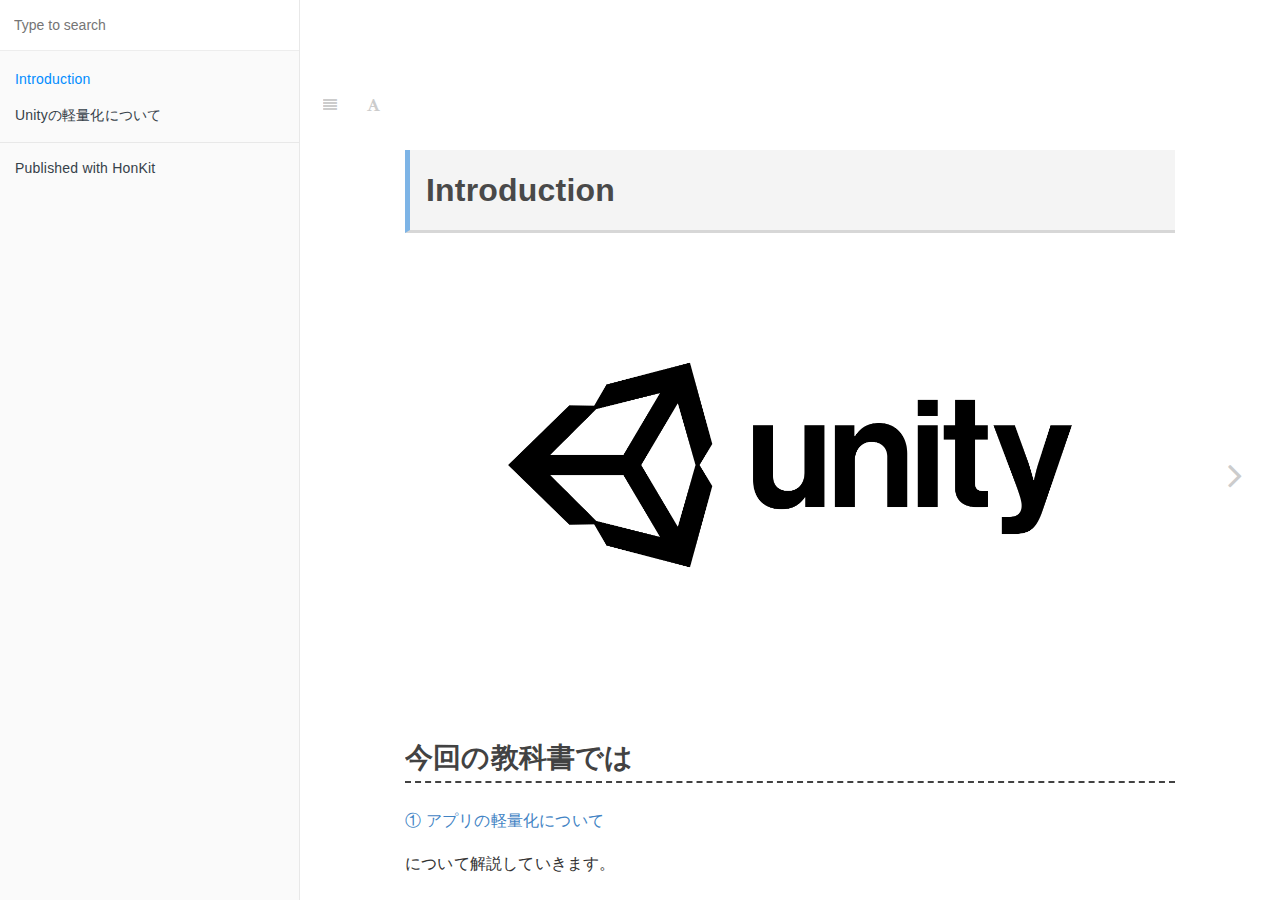
<file: _book/index.html>
<!DOCTYPE HTML>
<html lang="" >
    <head>
        <meta charset="UTF-8">
        <title>Introduction · HonKit</title>
        <meta http-equiv="X-UA-Compatible" content="IE=edge" />
        <meta name="description" content="">
        <meta name="generator" content="HonKit 3.6.15">
        
        
        
    
    <link rel="stylesheet" href="gitbook/style.css">

    
            
                
                <link rel="stylesheet" href="gitbook/gitbook-plugin-highlight/website.css">
                
            
                
                <link rel="stylesheet" href="gitbook/gitbook-plugin-search/search.css">
                
            
                
                <link rel="stylesheet" href="gitbook/gitbook-plugin-fontsettings/website.css">
                
            
        

    

    
        
        <link rel="stylesheet" href="styles/website.css">
        
    
        
    
        
    
        
    
        
    
        
    

        
    
    
    <meta name="HandheldFriendly" content="true"/>
    <meta name="viewport" content="width=device-width, initial-scale=1, user-scalable=no">
    <meta name="apple-mobile-web-app-capable" content="yes">
    <meta name="apple-mobile-web-app-status-bar-style" content="black">
    <link rel="apple-touch-icon-precomposed" sizes="152x152" href="gitbook/images/apple-touch-icon-precomposed-152.png">
    <link rel="shortcut icon" href="gitbook/images/favicon.ico" type="image/x-icon">

    
    <link rel="next" href="page1.html" />
    
    

    </head>
    <body>
        
<div class="book honkit-cloak">
    <div class="book-summary">
        
            
<div id="book-search-input" role="search">
    <input type="text" placeholder="Type to search" />
</div>

            
                <nav role="navigation">
                


<ul class="summary">
    
    

    

    
        
        
    
        <li class="chapter active" data-level="1.1" data-path="./">
            
                <a href="./">
            
                    
                    Introduction
            
                </a>
            

            
        </li>
    
        <li class="chapter " data-level="1.2" data-path="page1.html">
            
                <a href="page1.html">
            
                    
                    Unityの軽量化について
            
                </a>
            

            
        </li>
    

    

    <li class="divider"></li>

    <li>
        <a href="https://github.com/honkit/honkit" target="blank" class="gitbook-link">
            Published with HonKit
        </a>
    </li>
</ul>


                </nav>
            
        
    </div>

    <div class="book-body">
        
            <div class="body-inner">
                
                    

<div class="book-header" role="navigation">
    

    <!-- Title -->
    <h1>
        <i class="fa fa-circle-o-notch fa-spin"></i>
        <a href="." >Introduction</a>
    </h1>
</div>




                    <div class="page-wrapper" tabindex="-1" role="main">
                        <div class="page-inner">
                            
<div id="book-search-results">
    <div class="search-noresults">
    
                                <section class="normal markdown-section">
                                
                                <h1 id="introduction">Introduction</h1>
<p><img src="img/unity-masterbrand-black.png" alt=""></p>
<h2 id="今回の教科書では">今回の教科書では</h2>
<p><a href="page1.html">① アプリの軽量化について</a></p>
<!-- [② VRメニューの作成](page2.md) -->
<p>について解説していきます。</p>

                                
                                </section>
                            
    </div>
    <div class="search-results">
        <div class="has-results">
            
            <h1 class="search-results-title"><span class='search-results-count'></span> results matching "<span class='search-query'></span>"</h1>
            <ul class="search-results-list"></ul>
            
        </div>
        <div class="no-results">
            
            <h1 class="search-results-title">No results matching "<span class='search-query'></span>"</h1>
            
        </div>
    </div>
</div>

                        </div>
                    </div>
                
            </div>

            
                
                
                <a href="page1.html" class="navigation navigation-next navigation-unique" aria-label="Next page: Unityの軽量化について">
                    <i class="fa fa-angle-right"></i>
                </a>
                
            
        
    </div>

    <script>
        var gitbook = gitbook || [];
        gitbook.push(function() {
            gitbook.page.hasChanged({"page":{"title":"Introduction","level":"1.1","depth":1,"next":{"title":"Unityの軽量化について","level":"1.2","depth":1,"path":"page1.md","ref":"./page1.md","articles":[]},"dir":"ltr"},"config":{"gitbook":"*","theme":"default","variables":{},"plugins":["livereload"],"pluginsConfig":{"livereload":{},"highlight":{},"search":{},"lunr":{"maxIndexSize":1000000,"ignoreSpecialCharacters":false},"fontsettings":{"theme":"white","family":"sans","size":2},"theme-default":{"styles":{"website":"styles/website.css","pdf":"styles/pdf.css","epub":"styles/epub.css","mobi":"styles/mobi.css","ebook":"styles/ebook.css","print":"styles/print.css"},"showLevel":false}},"structure":{"langs":"LANGS.md","readme":"README.md","glossary":"GLOSSARY.md","summary":"SUMMARY.md"},"pdf":{"pageNumbers":true,"fontSize":12,"fontFamily":"Arial","paperSize":"a4","chapterMark":"pagebreak","pageBreaksBefore":"/","margin":{"right":62,"left":62,"top":56,"bottom":56},"embedFonts":false},"styles":{"website":"styles/website.css","pdf":"styles/pdf.css","epub":"styles/epub.css","mobi":"styles/mobi.css","ebook":"styles/ebook.css","print":"styles/print.css"}},"file":{"path":"README.md","mtime":"2021-04-07T08:14:17.994Z","type":"markdown"},"gitbook":{"version":"3.6.15","time":"2021-04-07T09:33:25.168Z"},"basePath":".","book":{"language":""}});
        });
    </script>
</div>

        
    <noscript>
        <style>
            .honkit-cloak {
                display: block !important;
            }
        </style>
    </noscript>
    <script>
        // Restore sidebar state as critical path for prevent layout shift
        function __init__getSidebarState(defaultValue){
            var baseKey = "";
            var key = baseKey + ":sidebar";
            try {
                var value = localStorage[key];
                if (value === undefined) {
                    return defaultValue;
                }
                var parsed = JSON.parse(value);
                return parsed == null ? defaultValue : parsed;
            } catch (e) {
                return defaultValue;
            }
        }
        function __init__restoreLastSidebarState() {
            var isMobile = window.matchMedia("(max-width: 600px)").matches;
            if (isMobile) {
                // Init last state if not mobile
                return;
            }
            var sidebarState = __init__getSidebarState(true);
            var book = document.querySelector(".book");
            // Show sidebar if it enabled
            if (sidebarState && book) {
                book.classList.add("without-animation", "with-summary");
            }
        }

        try {
            __init__restoreLastSidebarState();
        } finally {
            var book = document.querySelector(".book");
            book.classList.remove("honkit-cloak");
        }
    </script>
    <script src="gitbook/gitbook.js"></script>
    <script src="gitbook/theme.js"></script>
    
        
        <script src="gitbook/gitbook-plugin-livereload/plugin.js"></script>
        
    
        
        <script src="gitbook/gitbook-plugin-search/search-engine.js"></script>
        
    
        
        <script src="gitbook/gitbook-plugin-search/search.js"></script>
        
    
        
        <script src="gitbook/gitbook-plugin-lunr/lunr.min.js"></script>
        
    
        
        <script src="gitbook/gitbook-plugin-lunr/search-lunr.js"></script>
        
    
        
        <script src="gitbook/gitbook-plugin-fontsettings/fontsettings.js"></script>
        
    

    </body>
</html>
</file>
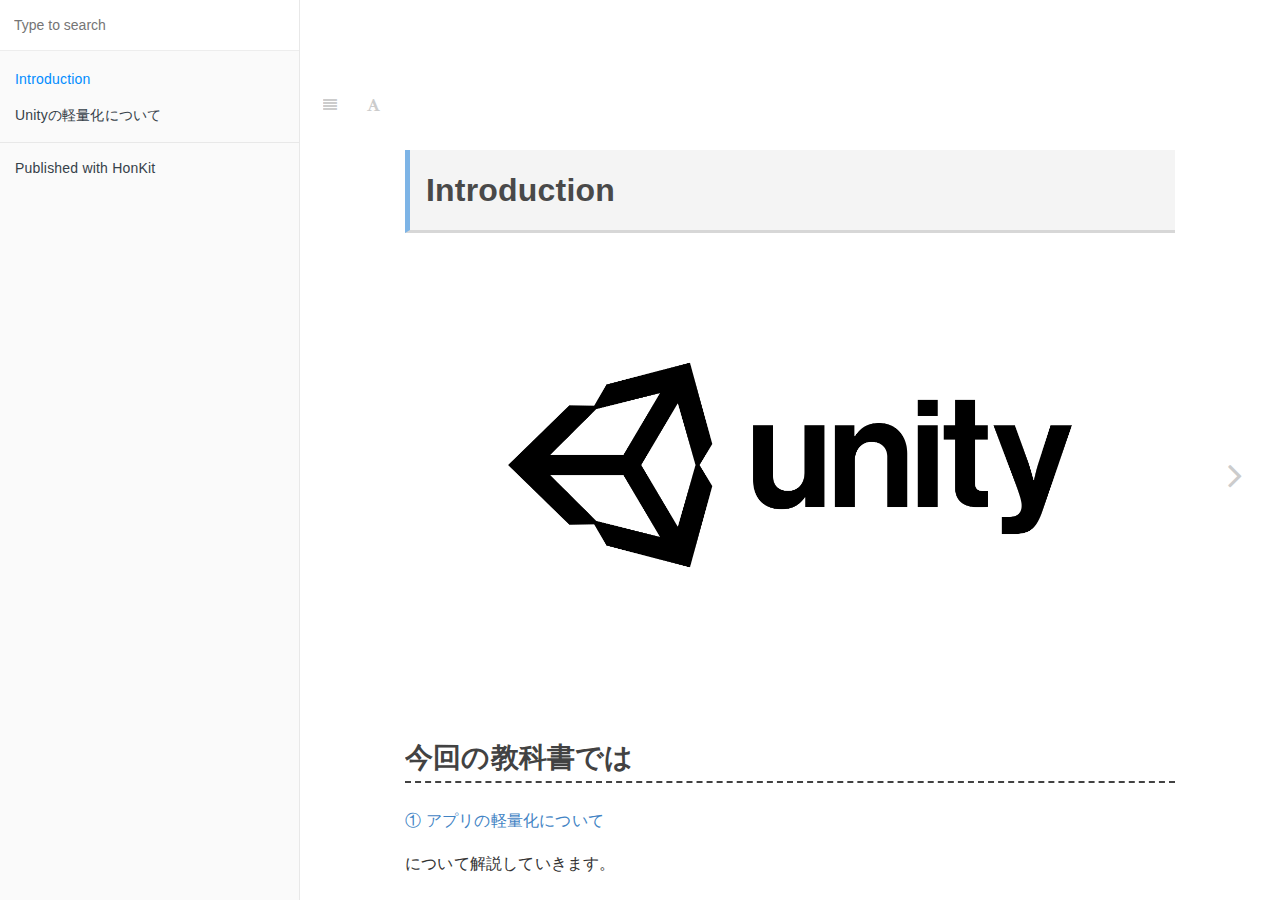
<file: docs/index.html>
<!DOCTYPE HTML>
<html lang="" >
    <head>
        <meta charset="UTF-8">
        <title>Introduction · HonKit</title>
        <meta http-equiv="X-UA-Compatible" content="IE=edge" />
        <meta name="description" content="">
        <meta name="generator" content="HonKit 3.6.15">
        
        
        
    
    <link rel="stylesheet" href="gitbook/style.css">

    
            
                
                <link rel="stylesheet" href="gitbook/gitbook-plugin-highlight/website.css">
                
            
                
                <link rel="stylesheet" href="gitbook/gitbook-plugin-search/search.css">
                
            
                
                <link rel="stylesheet" href="gitbook/gitbook-plugin-fontsettings/website.css">
                
            
        

    

    
        
        <link rel="stylesheet" href="styles/website.css">
        
    
        
    
        
    
        
    
        
    
        
    

        
    
    
    <meta name="HandheldFriendly" content="true"/>
    <meta name="viewport" content="width=device-width, initial-scale=1, user-scalable=no">
    <meta name="apple-mobile-web-app-capable" content="yes">
    <meta name="apple-mobile-web-app-status-bar-style" content="black">
    <link rel="apple-touch-icon-precomposed" sizes="152x152" href="gitbook/images/apple-touch-icon-precomposed-152.png">
    <link rel="shortcut icon" href="gitbook/images/favicon.ico" type="image/x-icon">

    
    <link rel="next" href="page1.html" />
    
    

    </head>
    <body>
        
<div class="book honkit-cloak">
    <div class="book-summary">
        
            
<div id="book-search-input" role="search">
    <input type="text" placeholder="Type to search" />
</div>

            
                <nav role="navigation">
                


<ul class="summary">
    
    

    

    
        
        
    
        <li class="chapter active" data-level="1.1" data-path="./">
            
                <a href="./">
            
                    
                    Introduction
            
                </a>
            

            
        </li>
    
        <li class="chapter " data-level="1.2" data-path="page1.html">
            
                <a href="page1.html">
            
                    
                    Unityの軽量化について
            
                </a>
            

            
        </li>
    

    

    <li class="divider"></li>

    <li>
        <a href="https://github.com/honkit/honkit" target="blank" class="gitbook-link">
            Published with HonKit
        </a>
    </li>
</ul>


                </nav>
            
        
    </div>

    <div class="book-body">
        
            <div class="body-inner">
                
                    

<div class="book-header" role="navigation">
    

    <!-- Title -->
    <h1>
        <i class="fa fa-circle-o-notch fa-spin"></i>
        <a href="." >Introduction</a>
    </h1>
</div>




                    <div class="page-wrapper" tabindex="-1" role="main">
                        <div class="page-inner">
                            
<div id="book-search-results">
    <div class="search-noresults">
    
                                <section class="normal markdown-section">
                                
                                <h1 id="introduction">Introduction</h1>
<p><img src="img/unity-masterbrand-black.png" alt=""></p>
<h2 id="今回の教科書では">今回の教科書では</h2>
<p><a href="page1.html">① アプリの軽量化について</a></p>
<!-- [② VRメニューの作成](page2.md) -->
<p>について解説していきます。</p>

                                
                                </section>
                            
    </div>
    <div class="search-results">
        <div class="has-results">
            
            <h1 class="search-results-title"><span class='search-results-count'></span> results matching "<span class='search-query'></span>"</h1>
            <ul class="search-results-list"></ul>
            
        </div>
        <div class="no-results">
            
            <h1 class="search-results-title">No results matching "<span class='search-query'></span>"</h1>
            
        </div>
    </div>
</div>

                        </div>
                    </div>
                
            </div>

            
                
                
                <a href="page1.html" class="navigation navigation-next navigation-unique" aria-label="Next page: Unityの軽量化について">
                    <i class="fa fa-angle-right"></i>
                </a>
                
            
        
    </div>

    <script>
        var gitbook = gitbook || [];
        gitbook.push(function() {
            gitbook.page.hasChanged({"page":{"title":"Introduction","level":"1.1","depth":1,"next":{"title":"Unityの軽量化について","level":"1.2","depth":1,"path":"page1.md","ref":"./page1.md","articles":[]},"dir":"ltr"},"config":{"gitbook":"*","theme":"default","variables":{},"plugins":[],"pluginsConfig":{"highlight":{},"search":{},"lunr":{"maxIndexSize":1000000,"ignoreSpecialCharacters":false},"fontsettings":{"theme":"white","family":"sans","size":2},"theme-default":{"styles":{"website":"styles/website.css","pdf":"styles/pdf.css","epub":"styles/epub.css","mobi":"styles/mobi.css","ebook":"styles/ebook.css","print":"styles/print.css"},"showLevel":false}},"structure":{"langs":"LANGS.md","readme":"README.md","glossary":"GLOSSARY.md","summary":"SUMMARY.md"},"pdf":{"pageNumbers":true,"fontSize":12,"fontFamily":"Arial","paperSize":"a4","chapterMark":"pagebreak","pageBreaksBefore":"/","margin":{"right":62,"left":62,"top":56,"bottom":56},"embedFonts":false},"styles":{"website":"styles/website.css","pdf":"styles/pdf.css","epub":"styles/epub.css","mobi":"styles/mobi.css","ebook":"styles/ebook.css","print":"styles/print.css"}},"file":{"path":"README.md","mtime":"2021-04-07T08:14:17.994Z","type":"markdown"},"gitbook":{"version":"3.6.15","time":"2021-04-07T10:18:28.800Z"},"basePath":".","book":{"language":""}});
        });
    </script>
</div>

        
    <noscript>
        <style>
            .honkit-cloak {
                display: block !important;
            }
        </style>
    </noscript>
    <script>
        // Restore sidebar state as critical path for prevent layout shift
        function __init__getSidebarState(defaultValue){
            var baseKey = "";
            var key = baseKey + ":sidebar";
            try {
                var value = localStorage[key];
                if (value === undefined) {
                    return defaultValue;
                }
                var parsed = JSON.parse(value);
                return parsed == null ? defaultValue : parsed;
            } catch (e) {
                return defaultValue;
            }
        }
        function __init__restoreLastSidebarState() {
            var isMobile = window.matchMedia("(max-width: 600px)").matches;
            if (isMobile) {
                // Init last state if not mobile
                return;
            }
            var sidebarState = __init__getSidebarState(true);
            var book = document.querySelector(".book");
            // Show sidebar if it enabled
            if (sidebarState && book) {
                book.classList.add("without-animation", "with-summary");
            }
        }

        try {
            __init__restoreLastSidebarState();
        } finally {
            var book = document.querySelector(".book");
            book.classList.remove("honkit-cloak");
        }
    </script>
    <script src="gitbook/gitbook.js"></script>
    <script src="gitbook/theme.js"></script>
    
        
        <script src="gitbook/gitbook-plugin-search/search-engine.js"></script>
        
    
        
        <script src="gitbook/gitbook-plugin-search/search.js"></script>
        
    
        
        <script src="gitbook/gitbook-plugin-lunr/lunr.min.js"></script>
        
    
        
        <script src="gitbook/gitbook-plugin-lunr/search-lunr.js"></script>
        
    
        
        <script src="gitbook/gitbook-plugin-fontsettings/fontsettings.js"></script>
        
    

    </body>
</html>
</file>
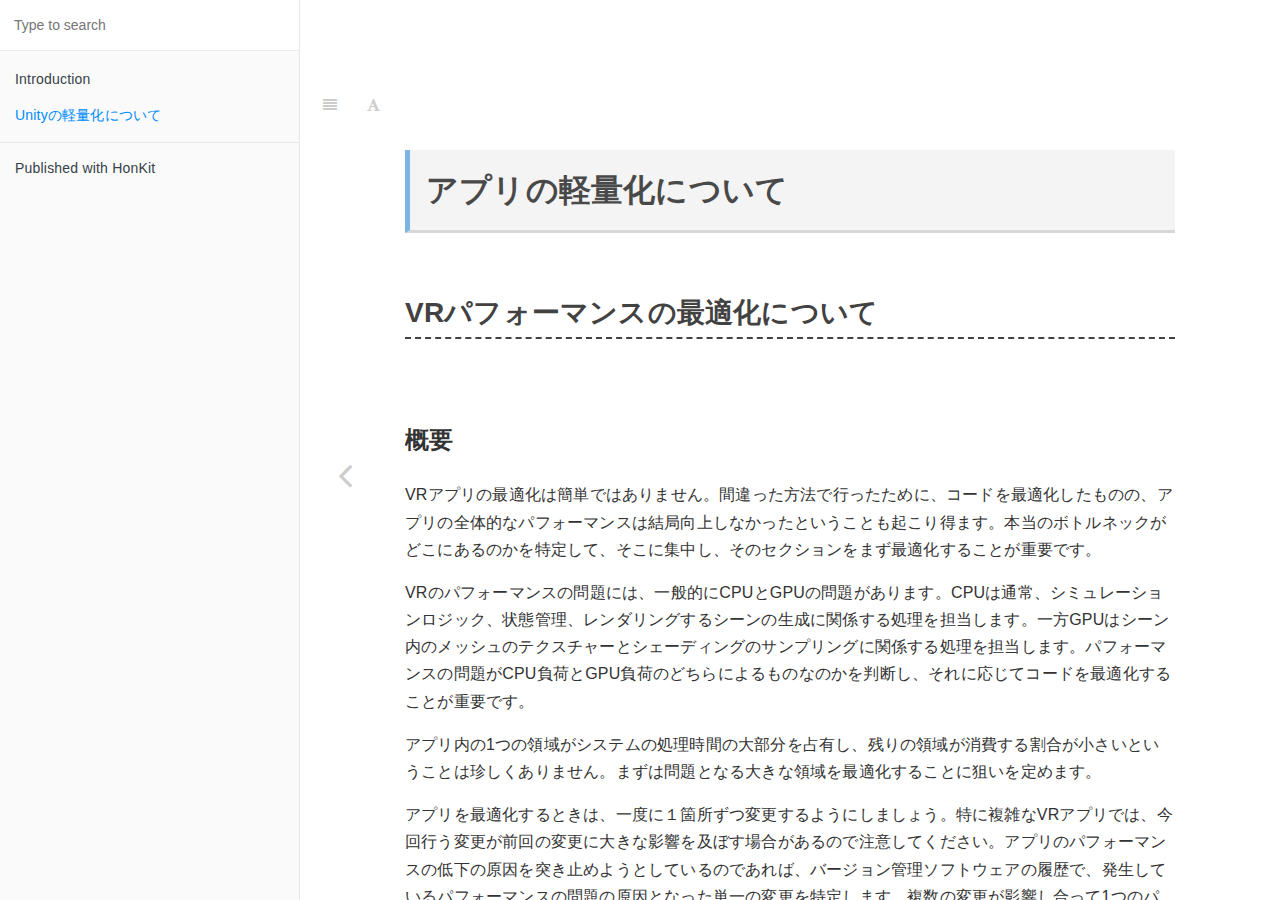
<file: _book/page1.html>
<!DOCTYPE HTML>
<html lang="" >
    <head>
        <meta charset="UTF-8">
        <title>Unityの軽量化について · HonKit</title>
        <meta http-equiv="X-UA-Compatible" content="IE=edge" />
        <meta name="description" content="">
        <meta name="generator" content="HonKit 3.6.15">
        
        
        
    
    <link rel="stylesheet" href="gitbook/style.css">

    
            
                
                <link rel="stylesheet" href="gitbook/gitbook-plugin-highlight/website.css">
                
            
                
                <link rel="stylesheet" href="gitbook/gitbook-plugin-search/search.css">
                
            
                
                <link rel="stylesheet" href="gitbook/gitbook-plugin-fontsettings/website.css">
                
            
        

    

    
        
        <link rel="stylesheet" href="styles/website.css">
        
    
        
    
        
    
        
    
        
    
        
    

        
    
    
    <meta name="HandheldFriendly" content="true"/>
    <meta name="viewport" content="width=device-width, initial-scale=1, user-scalable=no">
    <meta name="apple-mobile-web-app-capable" content="yes">
    <meta name="apple-mobile-web-app-status-bar-style" content="black">
    <link rel="apple-touch-icon-precomposed" sizes="152x152" href="gitbook/images/apple-touch-icon-precomposed-152.png">
    <link rel="shortcut icon" href="gitbook/images/favicon.ico" type="image/x-icon">

    
    
    <link rel="prev" href="./" />
    

    </head>
    <body>
        
<div class="book honkit-cloak">
    <div class="book-summary">
        
            
<div id="book-search-input" role="search">
    <input type="text" placeholder="Type to search" />
</div>

            
                <nav role="navigation">
                


<ul class="summary">
    
    

    

    
        
        
    
        <li class="chapter " data-level="1.1" data-path="./">
            
                <a href="./">
            
                    
                    Introduction
            
                </a>
            

            
        </li>
    
        <li class="chapter active" data-level="1.2" data-path="page1.html">
            
                <a href="page1.html">
            
                    
                    Unityの軽量化について
            
                </a>
            

            
        </li>
    

    

    <li class="divider"></li>

    <li>
        <a href="https://github.com/honkit/honkit" target="blank" class="gitbook-link">
            Published with HonKit
        </a>
    </li>
</ul>


                </nav>
            
        
    </div>

    <div class="book-body">
        
            <div class="body-inner">
                
                    

<div class="book-header" role="navigation">
    

    <!-- Title -->
    <h1>
        <i class="fa fa-circle-o-notch fa-spin"></i>
        <a href="." >Unityの軽量化について</a>
    </h1>
</div>




                    <div class="page-wrapper" tabindex="-1" role="main">
                        <div class="page-inner">
                            
<div id="book-search-results">
    <div class="search-noresults">
    
                                <section class="normal markdown-section">
                                
                                <h1 id="アプリの軽量化について">アプリの軽量化について</h1>
<h2 id="vrパフォーマンスの最適化について">VRパフォーマンスの最適化について</h2>
<p><br></p>
<h3 id="概要">概要</h3>
<p>VRアプリの最適化は簡単ではありません。間違った方法で行ったために、コードを最適化したものの、アプリの全体的なパフォーマンスは結局向上しなかったということも起こり得ます。本当のボトルネックがどこにあるのかを特定して、そこに集中し、そのセクションをまず最適化することが重要です。</p>
<p>VRのパフォーマンスの問題には、一般的にCPUとGPUの問題があります。CPUは通常、シミュレーションロジック、状態管理、レンダリングするシーンの生成に関係する処理を担当します。一方GPUはシーン内のメッシュのテクスチャーとシェーディングのサンプリングに関係する処理を担当します。パフォーマンスの問題がCPU負荷とGPU負荷のどちらによるものなのかを判断し、それに応じてコードを最適化することが重要です。</p>
<p>アプリ内の1つの領域がシステムの処理時間の大部分を占有し、残りの領域が消費する割合が小さいということは珍しくありません。まずは問題となる大きな領域を最適化することに狙いを定めます。</p>
<p>アプリを最適化するときは、一度に１箇所ずつ変更するようにしましょう。特に複雑なVRアプリでは、今回行う変更が前回の変更に大きな影響を及ぼす場合があるので注意してください。アプリのパフォーマンスの低下の原因を突き止めようとしているのであれば、バージョン管理ソフトウェアの履歴で、発生しているパフォーマンスの問題の原因となった単一の変更を特定します。複数の変更が影響し合って1つのパフォーマンスの問題が発生するようになったとは考えないでください。</p>
<h3 id="パフォーマンスの問題の一般的な原因">パフォーマンスの問題の一般的な原因</h3>
<p>ほとんどの場合、パフォーマンスの問題は下記の問題が原因で発生します（重要度の高い順）。</p>
<table>
<thead>
<tr>
<th style="text-align:left">パフォーマンスの問題</th>
<th style="text-align:left">リソースコスト</th>
</tr>
</thead>
<tbody>
<tr>
<td style="text-align:left">シャドウや反射など、依存関係のレンダリングが必要となるシーン</td>
<td style="text-align:left">CPU、GPU</td>
</tr>
<tr>
<td style="text-align:left">描画呼び出しを発行するためのVertex Buffer Objects(VBO)のバインディング</td>
<td style="text-align:left">CPU、グラフィックドライバー</td>
</tr>
<tr>
<td style="text-align:left">透明度、マルチパスシェーダー、ピクセル単位の照度、及び多数のピクセルを塗りつぶすその他の効果</td>
<td style="text-align:left">GPU</td>
</tr>
<tr>
<td style="text-align:left">大規模なテクスチャーの読み込み、ブリット、その他の形式のmemcpy</td>
<td style="text-align:left">GPU、メモリーコントローラー</td>
</tr>
<tr>
<td style="text-align:left">スキンアニメーション</td>
<td style="text-align:left">CPU、GPU</td>
</tr>
<tr>
<td style="text-align:left">Unityガベージコレクションのオーバーヘッド</td>
<td style="text-align:left">CPU</td>
</tr>
</tbody>
</table>
<h2 id="プロファイラを確認する">プロファイラを確認する</h2>
<p>まず一番最初にやることは<strong>プロファイラを見ること</strong>です。これを見ると自分のUnityアプリのどこがボトルネックになっているのかをほぼ確実に特定できます。どこが悪さしているのかを確認するのは非常に重要なので、必ずチェックしましょう。</p>
<p><img src="img/image1-1.png" alt=""></p>
<p>プロファイラは「Window -&gt; Analysis -&gt; Profiler」で確認することができます。</p>
<p><br></p>
<p><img src="img/image1-2.png" alt=""></p>
<p>プロファイラを開いたら、「Record」がオンになっていることを確認し、その状態でUnityのシーンを実行してみましょう。<br>そうすると、プロファイラが起動し、上記の画像のようにグラフが表示されるかと思います。</p>
<p>この画面で注目するのが「CPU Usage」です。<br>CPUがどのように使われているのかや、フレームレートを確認することができます。</p>
<p>CPU Usageの項目について簡単に説明していきます。</p>
<p><br></p>
<h3 id="rendering">Rendering</h3>
<p>緑色のグラフは描画全般にかかった時間を示しています。主に不透明・透明オブジェクトの描画、影処理、遅延描画処理、ポストプロセス処理、UI描画処理にかかった時間がここに含まれています。このグラフがCPUの大部分を占めている場合は、描画系の処理の仕方を見直さなければなりません。</p>
<p>Renderingが悪さをしていると判明した場合、次に見るべきはGPU UsageとRenderingです。GPU Usageはデフォルトで隠れているのでAdd ProfilerからGPUを選択しGPUプロファイリングを有効にしてください。すると先程説明した描画の詳細をグラフで見ることができます。</p>
<p><img src="img/image1-3.png" alt=""></p>
<p>そして下の方にレンダリングの詳細画面があります。</p>
<p>ここではまずはDrawCall数を確認してください。</p>
<p>DrawCallとは、グラフィックスAPI を使用して、画面に描画を行う際に呼び出す命令の事です。</p>
<p>具体的には下記のような関数が該当します。(ここで並べているのは一部です)</p>
<p>ID3D11DeviceContext::DrawIndexed()<br>glDrawElements()<br>これらの関数を呼び出すことで初めて GPU は駆動し、フレームバッファのメモリ情報が書き換わることになります。</p>
<p>当然、Unity なども内部で glDrawElements() や DrawIndexed() を呼び出して描画を行っており、この Draw関数の一度の呼び出しが、1 DrawCall になります。</p>
<p>ちょっと難しいかもしれないので、まずはこのDrawCallが100以下になっていれば大丈夫だと思ってください。</p>
<h3 id="rendering">Rendering</h3>
<p>青色のグラフはスクリプト全般にかかった時間を示しています。独自にコーディングしたスクリプトやUnityビルトインスクリプト(MonoBehaviourなど)がScriptsに含まれています。ここが乱れていたりスパイク(一瞬だけすごく時間がかかっている)が立っていたりする場合スクリプト周りを見直さなければなりません。</p>
<h3 id="physics">Physics</h3>
<p>オレンジ色のグラフは物理処理全般にかかった時間を示しています。剛体(Rigidbody)、衝突判定、拘束処理、レイキャスト、トリガーなどが含まれています。このグラフは比較的乱れやすくスパイクも立ちやすいので、物理処理を多用している場合は優先的に見直した方が良いです。</p>
<h3 id="animation">Animation</h3>
<p>水色のグラフはアニメーション全般にかかった時間を示しています。AnimatorやAnimationによるFK,IKのスキンメッシュアニメーション(ボーンアニメーション)がここに含まれています。アニメーション数が多かったりボーンやIK構造が複雑だと乱れやすくなります。</p>
<h3 id="garbagecollector">GarbageCollector</h3>
<p>黄土色の様なよく分からない色のグラフはガベージコレクションにかかった時間を表しています。メモリ管理が甘いとスパイクが頻繁に立ちその度に一瞬アプリが硬直します。</p>
<h3 id="ui">UI</h3>
<p>紫色のグラフはUI全般にかかった時間を示しています。説明するまでもなくUIのレイアウトや描画がここに含まれています。様々なテキストやテクスチャを動かしたりたくさん描画したりすると重くなったりします。</p>
<h3 id="その他vsync-global-illmination-other">その他(VSync, Global Illmination, Other)</h3>
<p>上記以外のVSync, Global Illmination, Otherは基本気にしなくて大丈夫です。一応簡単に説明すると、</p>
<p>Vsync : リフレッシュレートに合わせてCPUを待機させている時間<br>Global Illmination : 大域照明(環境光や反射光を考慮した照明)にかかった時間。非常に重いため高精細表現をしない限り使わない<br>Other : それ以外にかかった時間。分別不能な内部処理のため考慮しなくていい。<br>となります。</p>
<p>プロファイラでボトルネックが判明したら、実際に見直していきます。</p>
<p><br></p>
<h2 id="クオリティを見直す">クオリティを見直す</h2>
<p>Unityのクオリティを見直すだけでも動作が改善されます。VRアプリはオーバースペックな設定をすべきではないので、ぜひ見直していきましょう。</p>
<p>「Edit -&gt; ProjectSettings -&gt; Quality」を開いてください。すると以下の画面が表示されます。</p>
<p><img src="img/image1-4.png" alt=""></p>
<p>設定すべきは以下の項目です。
※ケースバイケースなので自分のプロジェクトにあった設定をしてください</p>
<h3 id="pixel-light-count-を小さくする。もしくは0にする">Pixel Light Count を小さくする。もしくは0にする</h3>
<p>もし、プロジェクト内でライトを使っていない場合はPixel Light Countを0にしてください。ライトを扱っている場合はできる限り小さい値にしてください。これで無駄なライト処理が省かれます。</p>
<h3 id="texture-qualityを下げる">Texture Qualityを下げる</h3>
<p>高精細なスプライトやテクスチャを必要としていない場合はHalf Res以下にしましょう。</p>
<h3 id="anisotropic-texturesをオフにする">Anisotropic Texturesをオフにする</h3>
<p>異方性フィルタリングを扱わない場合はDisableにしましょう。</p>
<h3 id="anti-aliasingをオフにする">Anti Aliasingをオフにする</h3>
<p>ジャギーが気になる場合を除いてDisableにしましょう。</p>
<h3 id="soft-particlesをオフにする">Soft Particlesをオフにする</h3>
<p>ポリゴンとの境界付近にパーティクルを描画しないのであればSoft Particleは必要ないのでオフにしましょう。</p>
<h3 id="realtime-reflection-probesをオフにする">Realtime Reflection Probesをオフにする</h3>
<p>スマートフォンアプリなら必要ないことがほとんどなのでオフにしましょう。</p>
<h3 id="resolution-scaling-fixed-dpi-factorを下げる">Resolution Scaling Fixed DPI Factorを下げる</h3>
<p>スマートフォンは解像度が高く描画負荷も大きいため0.5くらいにしても問題ないです。</p>
<h3 id="texture-streamingをオフにする">Texture Streamingをオフにする</h3>
<p>普段使わないはずなのでオフにしましょう。</p>
<h3 id="shadowsを無効にする">Shadowsを無効にする</h3>
<p>もしプロジェクト内で影を扱わないのであればShadowsをDisable Shadowsにしましょう。影の計算が省かれます。</p>
<h3 id="shadow-resolutionを下げる">Shadow Resolutionを下げる</h3>
<p>影の深度バッファ解像度です。高いと描画負荷も高いので低くしましょう。</p>
<h3 id="blend-weightsを少なくする">Blend Weightsを少なくする</h3>
<p>スキニングのボーンブレンド数です。精細なスキンメッシュアニメーションを求めていないのであれば1 Boneにしましょう。</p>
<h3 id="vsync-countを無効にする">VSync Countを無効にする</h3>
<p>画面のリフレッシュレートに合わせて同期させるかの設定です。基本的に自分でプロジェクトにあったフレームレートを設定した方がよいのでDon&apos;t Syncにしましょう。</p>
<h3 id="particle-raycast-budgetを下げる">Particle Raycast Budgetを下げる</h3>
<p>パーティクルの衝突レイキャストの最大数です。パーティクルの品質を求めていないのであれば4, 16辺りに設定しましょう。</p>
<h3 id="rigidbody-collider-jointは最低限にする">Rigidbody, Collider, Jointは最低限にする</h3>
<p>まず、Unityは物理エンジンとしてPhysXを使っています。内製のものもありますがデフォルトはPhysXです。物理エンジンは基本的に物理世界を内部で作り、RigidbodyやColliderを登録し、毎フレームシミュレーションを行い、シミュレーション結果を返します。レイキャストは個別に受け付けています。UnityのコンポーネントであるRigidbodyやColliderは内部でPhysXのRigidbodyとColliderと結びついているんですね。</p>
<p>そんな物理エンジンですが、想像通り基本重いです。古い端末だと顕著に重くなります。重さはRigidbodyやColliderの数に比例します。特にRigidbodyは重いです。なので、無駄な使い方をしないように心がけるのが良いです。例えば、自由落下するだけならわざわざRigidbodyを使わなくてもコードで-Y方向に移動させればいいですし、複雑な衝突をしない限り単純なコードで代用できるならなるべくそうすべきです。</p>
<p>当たり前のことを綴っているだけですが、一番負荷を削減できる事なので常に意識しましょう。</p>
<h3 id="なるべく動かさない">なるべく動かさない</h3>
<p>実は、RigidbodyやColliderの数が多くても負荷がかからない様にする方法があります。それは、動かさないことです。物理エンジンはstaticもしくは動かないと判断したオブジェクトはsleep状態に入り無駄な物理処理を行わない様になります。なので、なるべく物理オブジェクトは動かさない様にしましょう。</p>
<h3 id="オクルージョンカリングを有効活用する">オクルージョンカリングを有効活用する</h3>
<p>オブジェクト数が多い時に有効なのはオクルージョンカリングです。これはオブジェクトの後ろに隠れているオブジェクトの描画を行わないというもので、ドローコール数自体を下げパフォーマンスを上げる事ができる非常に優れた手法です。似たカリング手法にフラスタムカリングがあります。これはカメラの描画領域外のオブジェクトを描画しないというものです。似ているので注意しましょう。</p>
<p>フラスタムカリングはUnityは自動で行ってくれますが、オクルージョンカリングは手順を踏まなければ自動で行ってくれません。比較的簡単に設定できるので、ぜひ設定しましょう。</p>
<p>まず、シーン上で動かないオブジェクトを選択します(フィールドや小物等)。次に選択したオブジェクトが遮蔽物になるか遮蔽されるものになるかを決めます。例えば、フィールド上に配置された小物は遮蔽されるもので、壁などは遮蔽物となりますね。決めたらインスペクタ上で遮蔽物はOcculuder Static, 遮蔽されるものはOccludee Staticを指定してあげましょう。Staticの隣の逆▼から選ぶことができます。</p>
<p>指定が終えたら、[Window] - [Rendering] - [Occlusion Culling]を選択します。するとオクルージョンカリング設定が開かれるので、そのまま[Bake]でオクルージョンエリアを作成しましょう。これで、カメラに隠れたもの(遮蔽されるもの)は描画対象外になります。</p>
<p>動くものには適用されないので、動かないとわかっているオブジェクトにだけ設定してあげましょう。</p>
<h3 id="ポストプロセスをなるべく使わない">ポストプロセスをなるべく使わない</h3>
<p>以前までの講習で使用していたエフェクト類です。これらはすべてピクセルシェーダで行われるので非常に高価な処理となります（画面全体の1ピクセル毎にエフェクト効果を適用するイメージ）。そのため、スマートフォン向けアプリではできる限り使うべきではありません。見た目はよくなりますが非常に重いです。パフォーマンスとグラフィックのトレードオフの代表格なので注意しましょう。</p>
<p>使用するときも最低限にしておくと軽量なアプリとなるはずです。</p>
<p><br></p>
<p>上記すべてを実践する必要は全くありません。見た目とのトレードオフなものがほとんどなので、自分に合った見直しを行っていただければ十分です。</p>
<p>簡単にまとめると、以下の様になります。</p>
<ul>
<li>不必要なオブジェクト・コンポーネントは置かない</li>
<li>シーン中に動的生成・破棄はなるべくしない</li>
<li>重い処理を認識してなるべく使わない</li>
</ul>
<p>軽量化はプロでも大変な作業ですので、問題が起きた時に1つずつ確実に解決できるように今回の内容は覚えておきましょう。</p>
<p><a href="https://qiita.com/neon-izm/items/c95f86de45f23a0dd791" target="_blank">こちら</a>の記事等が参考になるかと思います。</p>
<p>また、Oqulus Questでのパフォーマンス分析について詳しく知りたい方は<a href="https://developer.oculus.com/documentation/unity/unity-perf/" target="_blank">こちら</a>の公式サイトをご確認ください。</p>

                                
                                </section>
                            
    </div>
    <div class="search-results">
        <div class="has-results">
            
            <h1 class="search-results-title"><span class='search-results-count'></span> results matching "<span class='search-query'></span>"</h1>
            <ul class="search-results-list"></ul>
            
        </div>
        <div class="no-results">
            
            <h1 class="search-results-title">No results matching "<span class='search-query'></span>"</h1>
            
        </div>
    </div>
</div>

                        </div>
                    </div>
                
            </div>

            
                
                <a href="./" class="navigation navigation-prev navigation-unique" aria-label="Previous page: Introduction">
                    <i class="fa fa-angle-left"></i>
                </a>
                
                
            
        
    </div>

    <script>
        var gitbook = gitbook || [];
        gitbook.push(function() {
            gitbook.page.hasChanged({"page":{"title":"Unityの軽量化について","level":"1.2","depth":1,"previous":{"title":"Introduction","level":"1.1","depth":1,"path":"README.md","ref":"README.md","articles":[]},"dir":"ltr"},"config":{"gitbook":"*","theme":"default","variables":{},"plugins":["livereload"],"pluginsConfig":{"livereload":{},"highlight":{},"search":{},"lunr":{"maxIndexSize":1000000,"ignoreSpecialCharacters":false},"fontsettings":{"theme":"white","family":"sans","size":2},"theme-default":{"styles":{"website":"styles/website.css","pdf":"styles/pdf.css","epub":"styles/epub.css","mobi":"styles/mobi.css","ebook":"styles/ebook.css","print":"styles/print.css"},"showLevel":false}},"structure":{"langs":"LANGS.md","readme":"README.md","glossary":"GLOSSARY.md","summary":"SUMMARY.md"},"pdf":{"pageNumbers":true,"fontSize":12,"fontFamily":"Arial","paperSize":"a4","chapterMark":"pagebreak","pageBreaksBefore":"/","margin":{"right":62,"left":62,"top":56,"bottom":56},"embedFonts":false},"styles":{"website":"styles/website.css","pdf":"styles/pdf.css","epub":"styles/epub.css","mobi":"styles/mobi.css","ebook":"styles/ebook.css","print":"styles/print.css"}},"file":{"path":"page1.md","mtime":"2021-04-07T09:32:59.968Z","type":"markdown"},"gitbook":{"version":"3.6.15","time":"2021-04-07T09:33:25.168Z"},"basePath":".","book":{"language":""}});
        });
    </script>
</div>

        
    <noscript>
        <style>
            .honkit-cloak {
                display: block !important;
            }
        </style>
    </noscript>
    <script>
        // Restore sidebar state as critical path for prevent layout shift
        function __init__getSidebarState(defaultValue){
            var baseKey = "";
            var key = baseKey + ":sidebar";
            try {
                var value = localStorage[key];
                if (value === undefined) {
                    return defaultValue;
                }
                var parsed = JSON.parse(value);
                return parsed == null ? defaultValue : parsed;
            } catch (e) {
                return defaultValue;
            }
        }
        function __init__restoreLastSidebarState() {
            var isMobile = window.matchMedia("(max-width: 600px)").matches;
            if (isMobile) {
                // Init last state if not mobile
                return;
            }
            var sidebarState = __init__getSidebarState(true);
            var book = document.querySelector(".book");
            // Show sidebar if it enabled
            if (sidebarState && book) {
                book.classList.add("without-animation", "with-summary");
            }
        }

        try {
            __init__restoreLastSidebarState();
        } finally {
            var book = document.querySelector(".book");
            book.classList.remove("honkit-cloak");
        }
    </script>
    <script src="gitbook/gitbook.js"></script>
    <script src="gitbook/theme.js"></script>
    
        
        <script src="gitbook/gitbook-plugin-livereload/plugin.js"></script>
        
    
        
        <script src="gitbook/gitbook-plugin-search/search-engine.js"></script>
        
    
        
        <script src="gitbook/gitbook-plugin-search/search.js"></script>
        
    
        
        <script src="gitbook/gitbook-plugin-lunr/lunr.min.js"></script>
        
    
        
        <script src="gitbook/gitbook-plugin-lunr/search-lunr.js"></script>
        
    
        
        <script src="gitbook/gitbook-plugin-fontsettings/fontsettings.js"></script>
        
    

    </body>
</html>
</file>
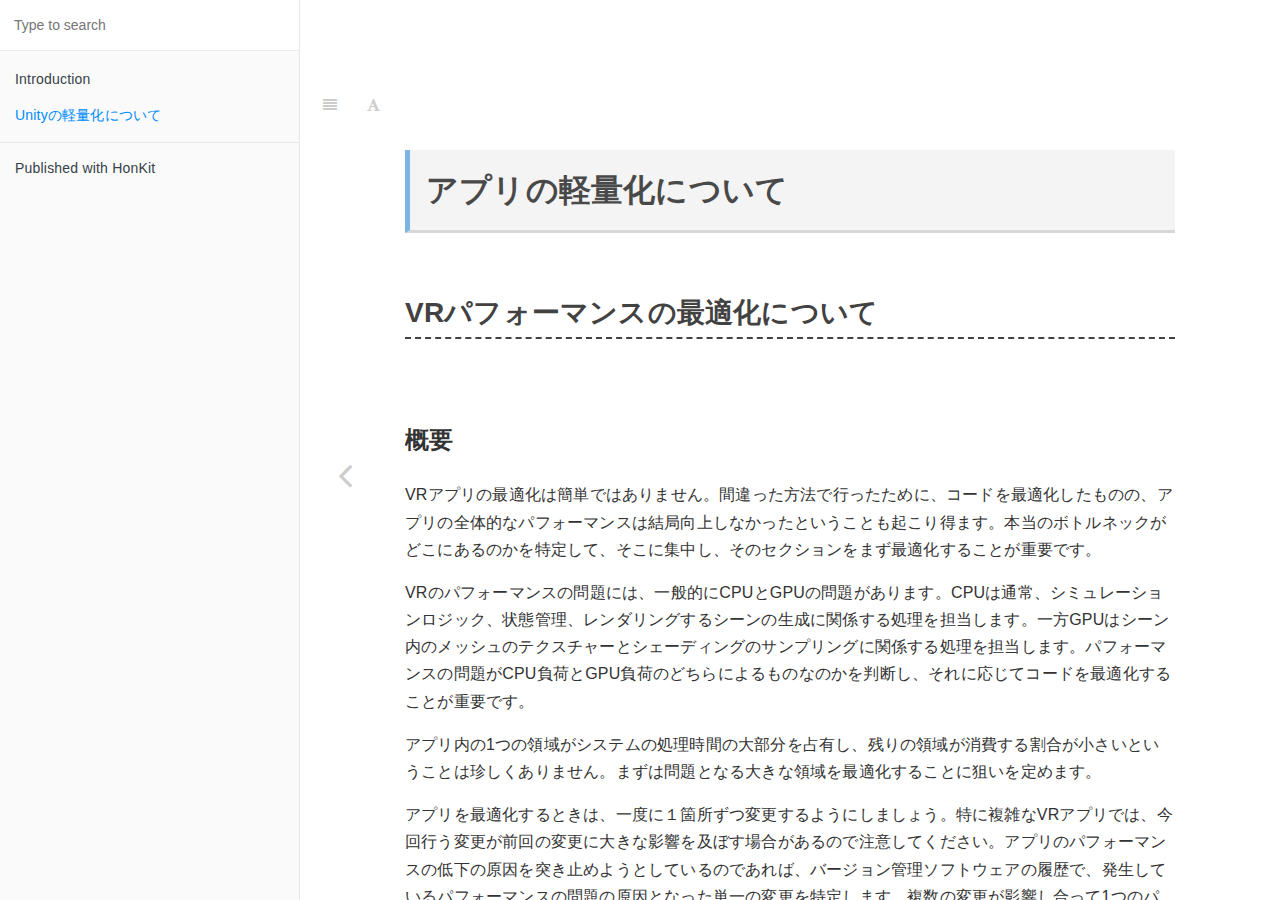
<file: docs/page1.html>
<!DOCTYPE HTML>
<html lang="" >
    <head>
        <meta charset="UTF-8">
        <title>Unityの軽量化について · HonKit</title>
        <meta http-equiv="X-UA-Compatible" content="IE=edge" />
        <meta name="description" content="">
        <meta name="generator" content="HonKit 3.6.15">
        
        
        
    
    <link rel="stylesheet" href="gitbook/style.css">

    
            
                
                <link rel="stylesheet" href="gitbook/gitbook-plugin-highlight/website.css">
                
            
                
                <link rel="stylesheet" href="gitbook/gitbook-plugin-search/search.css">
                
            
                
                <link rel="stylesheet" href="gitbook/gitbook-plugin-fontsettings/website.css">
                
            
        

    

    
        
        <link rel="stylesheet" href="styles/website.css">
        
    
        
    
        
    
        
    
        
    
        
    

        
    
    
    <meta name="HandheldFriendly" content="true"/>
    <meta name="viewport" content="width=device-width, initial-scale=1, user-scalable=no">
    <meta name="apple-mobile-web-app-capable" content="yes">
    <meta name="apple-mobile-web-app-status-bar-style" content="black">
    <link rel="apple-touch-icon-precomposed" sizes="152x152" href="gitbook/images/apple-touch-icon-precomposed-152.png">
    <link rel="shortcut icon" href="gitbook/images/favicon.ico" type="image/x-icon">

    
    
    <link rel="prev" href="./" />
    

    </head>
    <body>
        
<div class="book honkit-cloak">
    <div class="book-summary">
        
            
<div id="book-search-input" role="search">
    <input type="text" placeholder="Type to search" />
</div>

            
                <nav role="navigation">
                


<ul class="summary">
    
    

    

    
        
        
    
        <li class="chapter " data-level="1.1" data-path="./">
            
                <a href="./">
            
                    
                    Introduction
            
                </a>
            

            
        </li>
    
        <li class="chapter active" data-level="1.2" data-path="page1.html">
            
                <a href="page1.html">
            
                    
                    Unityの軽量化について
            
                </a>
            

            
        </li>
    

    

    <li class="divider"></li>

    <li>
        <a href="https://github.com/honkit/honkit" target="blank" class="gitbook-link">
            Published with HonKit
        </a>
    </li>
</ul>


                </nav>
            
        
    </div>

    <div class="book-body">
        
            <div class="body-inner">
                
                    

<div class="book-header" role="navigation">
    

    <!-- Title -->
    <h1>
        <i class="fa fa-circle-o-notch fa-spin"></i>
        <a href="." >Unityの軽量化について</a>
    </h1>
</div>




                    <div class="page-wrapper" tabindex="-1" role="main">
                        <div class="page-inner">
                            
<div id="book-search-results">
    <div class="search-noresults">
    
                                <section class="normal markdown-section">
                                
                                <h1 id="アプリの軽量化について">アプリの軽量化について</h1>
<h2 id="vrパフォーマンスの最適化について">VRパフォーマンスの最適化について</h2>
<p><br></p>
<h3 id="概要">概要</h3>
<p>VRアプリの最適化は簡単ではありません。間違った方法で行ったために、コードを最適化したものの、アプリの全体的なパフォーマンスは結局向上しなかったということも起こり得ます。本当のボトルネックがどこにあるのかを特定して、そこに集中し、そのセクションをまず最適化することが重要です。</p>
<p>VRのパフォーマンスの問題には、一般的にCPUとGPUの問題があります。CPUは通常、シミュレーションロジック、状態管理、レンダリングするシーンの生成に関係する処理を担当します。一方GPUはシーン内のメッシュのテクスチャーとシェーディングのサンプリングに関係する処理を担当します。パフォーマンスの問題がCPU負荷とGPU負荷のどちらによるものなのかを判断し、それに応じてコードを最適化することが重要です。</p>
<p>アプリ内の1つの領域がシステムの処理時間の大部分を占有し、残りの領域が消費する割合が小さいということは珍しくありません。まずは問題となる大きな領域を最適化することに狙いを定めます。</p>
<p>アプリを最適化するときは、一度に１箇所ずつ変更するようにしましょう。特に複雑なVRアプリでは、今回行う変更が前回の変更に大きな影響を及ぼす場合があるので注意してください。アプリのパフォーマンスの低下の原因を突き止めようとしているのであれば、バージョン管理ソフトウェアの履歴で、発生しているパフォーマンスの問題の原因となった単一の変更を特定します。複数の変更が影響し合って1つのパフォーマンスの問題が発生するようになったとは考えないでください。</p>
<h3 id="パフォーマンスの問題の一般的な原因">パフォーマンスの問題の一般的な原因</h3>
<p>ほとんどの場合、パフォーマンスの問題は下記の問題が原因で発生します（重要度の高い順）。</p>
<table>
<thead>
<tr>
<th style="text-align:left">パフォーマンスの問題</th>
<th style="text-align:left">リソースコスト</th>
</tr>
</thead>
<tbody>
<tr>
<td style="text-align:left">シャドウや反射など、依存関係のレンダリングが必要となるシーン</td>
<td style="text-align:left">CPU、GPU</td>
</tr>
<tr>
<td style="text-align:left">描画呼び出しを発行するためのVertex Buffer Objects(VBO)のバインディング</td>
<td style="text-align:left">CPU、グラフィックドライバー</td>
</tr>
<tr>
<td style="text-align:left">透明度、マルチパスシェーダー、ピクセル単位の照度、及び多数のピクセルを塗りつぶすその他の効果</td>
<td style="text-align:left">GPU</td>
</tr>
<tr>
<td style="text-align:left">大規模なテクスチャーの読み込み、ブリット、その他の形式のmemcpy</td>
<td style="text-align:left">GPU、メモリーコントローラー</td>
</tr>
<tr>
<td style="text-align:left">スキンアニメーション</td>
<td style="text-align:left">CPU、GPU</td>
</tr>
<tr>
<td style="text-align:left">Unityガベージコレクションのオーバーヘッド</td>
<td style="text-align:left">CPU</td>
</tr>
</tbody>
</table>
<h2 id="プロファイラを確認する">プロファイラを確認する</h2>
<p>まず一番最初にやることは<strong>プロファイラを見ること</strong>です。これを見ると自分のUnityアプリのどこがボトルネックになっているのかをほぼ確実に特定できます。どこが悪さしているのかを確認するのは非常に重要なので、必ずチェックしましょう。</p>
<p><img src="img/image1-1.png" alt=""></p>
<p>プロファイラは「Window -&gt; Analysis -&gt; Profiler」で確認することができます。</p>
<p><br></p>
<p><img src="img/image1-2.png" alt=""></p>
<p>プロファイラを開いたら、「Record」がオンになっていることを確認し、その状態でUnityのシーンを実行してみましょう。<br>そうすると、プロファイラが起動し、上記の画像のようにグラフが表示されるかと思います。</p>
<p>この画面で注目するのが「CPU Usage」です。<br>CPUがどのように使われているのかや、フレームレートを確認することができます。</p>
<p>CPU Usageの項目について簡単に説明していきます。</p>
<p><br></p>
<h3 id="rendering">Rendering</h3>
<p>緑色のグラフは描画全般にかかった時間を示しています。主に不透明・透明オブジェクトの描画、影処理、遅延描画処理、ポストプロセス処理、UI描画処理にかかった時間がここに含まれています。このグラフがCPUの大部分を占めている場合は、描画系の処理の仕方を見直さなければなりません。</p>
<p>Renderingが悪さをしていると判明した場合、次に見るべきはGPU UsageとRenderingです。GPU Usageはデフォルトで隠れているのでAdd ProfilerからGPUを選択しGPUプロファイリングを有効にしてください。すると先程説明した描画の詳細をグラフで見ることができます。</p>
<p><img src="img/image1-3.png" alt=""></p>
<p>そして下の方にレンダリングの詳細画面があります。</p>
<p>ここではまずはDrawCall数を確認してください。</p>
<p>DrawCallとは、グラフィックスAPI を使用して、画面に描画を行う際に呼び出す命令の事です。</p>
<p>具体的には下記のような関数が該当します。(ここで並べているのは一部です)</p>
<p>ID3D11DeviceContext::DrawIndexed()<br>glDrawElements()<br>これらの関数を呼び出すことで初めて GPU は駆動し、フレームバッファのメモリ情報が書き換わることになります。</p>
<p>当然、Unity なども内部で glDrawElements() や DrawIndexed() を呼び出して描画を行っており、この Draw関数の一度の呼び出しが、1 DrawCall になります。</p>
<p>ちょっと難しいかもしれないので、まずはこのDrawCallが100以下になっていれば大丈夫だと思ってください。</p>
<h3 id="rendering">Rendering</h3>
<p>青色のグラフはスクリプト全般にかかった時間を示しています。独自にコーディングしたスクリプトやUnityビルトインスクリプト(MonoBehaviourなど)がScriptsに含まれています。ここが乱れていたりスパイク(一瞬だけすごく時間がかかっている)が立っていたりする場合スクリプト周りを見直さなければなりません。</p>
<h3 id="physics">Physics</h3>
<p>オレンジ色のグラフは物理処理全般にかかった時間を示しています。剛体(Rigidbody)、衝突判定、拘束処理、レイキャスト、トリガーなどが含まれています。このグラフは比較的乱れやすくスパイクも立ちやすいので、物理処理を多用している場合は優先的に見直した方が良いです。</p>
<h3 id="animation">Animation</h3>
<p>水色のグラフはアニメーション全般にかかった時間を示しています。AnimatorやAnimationによるFK,IKのスキンメッシュアニメーション(ボーンアニメーション)がここに含まれています。アニメーション数が多かったりボーンやIK構造が複雑だと乱れやすくなります。</p>
<h3 id="garbagecollector">GarbageCollector</h3>
<p>黄土色の様なよく分からない色のグラフはガベージコレクションにかかった時間を表しています。メモリ管理が甘いとスパイクが頻繁に立ちその度に一瞬アプリが硬直します。</p>
<h3 id="ui">UI</h3>
<p>紫色のグラフはUI全般にかかった時間を示しています。説明するまでもなくUIのレイアウトや描画がここに含まれています。様々なテキストやテクスチャを動かしたりたくさん描画したりすると重くなったりします。</p>
<h3 id="その他vsync-global-illmination-other">その他(VSync, Global Illmination, Other)</h3>
<p>上記以外のVSync, Global Illmination, Otherは基本気にしなくて大丈夫です。一応簡単に説明すると、</p>
<p>Vsync : リフレッシュレートに合わせてCPUを待機させている時間<br>Global Illmination : 大域照明(環境光や反射光を考慮した照明)にかかった時間。非常に重いため高精細表現をしない限り使わない<br>Other : それ以外にかかった時間。分別不能な内部処理のため考慮しなくていい。<br>となります。</p>
<p>プロファイラでボトルネックが判明したら、実際に見直していきます。</p>
<p><br></p>
<h2 id="クオリティを見直す">クオリティを見直す</h2>
<p>Unityのクオリティを見直すだけでも動作が改善されます。VRアプリはオーバースペックな設定をすべきではないので、ぜひ見直していきましょう。</p>
<p>「Edit -&gt; ProjectSettings -&gt; Quality」を開いてください。すると以下の画面が表示されます。</p>
<p><img src="img/image1-4.png" alt=""></p>
<p>設定すべきは以下の項目です。
※ケースバイケースなので自分のプロジェクトにあった設定をしてください</p>
<h3 id="pixel-light-count-を小さくする。もしくは0にする">Pixel Light Count を小さくする。もしくは0にする</h3>
<p>もし、プロジェクト内でライトを使っていない場合はPixel Light Countを0にしてください。ライトを扱っている場合はできる限り小さい値にしてください。これで無駄なライト処理が省かれます。</p>
<h3 id="texture-qualityを下げる">Texture Qualityを下げる</h3>
<p>高精細なスプライトやテクスチャを必要としていない場合はHalf Res以下にしましょう。</p>
<h3 id="anisotropic-texturesをオフにする">Anisotropic Texturesをオフにする</h3>
<p>異方性フィルタリングを扱わない場合はDisableにしましょう。</p>
<h3 id="anti-aliasingをオフにする">Anti Aliasingをオフにする</h3>
<p>ジャギーが気になる場合を除いてDisableにしましょう。</p>
<h3 id="soft-particlesをオフにする">Soft Particlesをオフにする</h3>
<p>ポリゴンとの境界付近にパーティクルを描画しないのであればSoft Particleは必要ないのでオフにしましょう。</p>
<h3 id="realtime-reflection-probesをオフにする">Realtime Reflection Probesをオフにする</h3>
<p>スマートフォンアプリなら必要ないことがほとんどなのでオフにしましょう。</p>
<h3 id="resolution-scaling-fixed-dpi-factorを下げる">Resolution Scaling Fixed DPI Factorを下げる</h3>
<p>スマートフォンは解像度が高く描画負荷も大きいため0.5くらいにしても問題ないです。</p>
<h3 id="texture-streamingをオフにする">Texture Streamingをオフにする</h3>
<p>普段使わないはずなのでオフにしましょう。</p>
<h3 id="shadowsを無効にする">Shadowsを無効にする</h3>
<p>もしプロジェクト内で影を扱わないのであればShadowsをDisable Shadowsにしましょう。影の計算が省かれます。</p>
<h3 id="shadow-resolutionを下げる">Shadow Resolutionを下げる</h3>
<p>影の深度バッファ解像度です。高いと描画負荷も高いので低くしましょう。</p>
<h3 id="blend-weightsを少なくする">Blend Weightsを少なくする</h3>
<p>スキニングのボーンブレンド数です。精細なスキンメッシュアニメーションを求めていないのであれば1 Boneにしましょう。</p>
<h3 id="vsync-countを無効にする">VSync Countを無効にする</h3>
<p>画面のリフレッシュレートに合わせて同期させるかの設定です。基本的に自分でプロジェクトにあったフレームレートを設定した方がよいのでDon&apos;t Syncにしましょう。</p>
<h3 id="particle-raycast-budgetを下げる">Particle Raycast Budgetを下げる</h3>
<p>パーティクルの衝突レイキャストの最大数です。パーティクルの品質を求めていないのであれば4, 16辺りに設定しましょう。</p>
<h3 id="rigidbody-collider-jointは最低限にする">Rigidbody, Collider, Jointは最低限にする</h3>
<p>まず、Unityは物理エンジンとしてPhysXを使っています。内製のものもありますがデフォルトはPhysXです。物理エンジンは基本的に物理世界を内部で作り、RigidbodyやColliderを登録し、毎フレームシミュレーションを行い、シミュレーション結果を返します。レイキャストは個別に受け付けています。UnityのコンポーネントであるRigidbodyやColliderは内部でPhysXのRigidbodyとColliderと結びついているんですね。</p>
<p>そんな物理エンジンですが、想像通り基本重いです。古い端末だと顕著に重くなります。重さはRigidbodyやColliderの数に比例します。特にRigidbodyは重いです。なので、無駄な使い方をしないように心がけるのが良いです。例えば、自由落下するだけならわざわざRigidbodyを使わなくてもコードで-Y方向に移動させればいいですし、複雑な衝突をしない限り単純なコードで代用できるならなるべくそうすべきです。</p>
<p>当たり前のことを綴っているだけですが、一番負荷を削減できる事なので常に意識しましょう。</p>
<h3 id="なるべく動かさない">なるべく動かさない</h3>
<p>実は、RigidbodyやColliderの数が多くても負荷がかからない様にする方法があります。それは、動かさないことです。物理エンジンはstaticもしくは動かないと判断したオブジェクトはsleep状態に入り無駄な物理処理を行わない様になります。なので、なるべく物理オブジェクトは動かさない様にしましょう。</p>
<h3 id="オクルージョンカリングを有効活用する">オクルージョンカリングを有効活用する</h3>
<p>オブジェクト数が多い時に有効なのはオクルージョンカリングです。これはオブジェクトの後ろに隠れているオブジェクトの描画を行わないというもので、ドローコール数自体を下げパフォーマンスを上げる事ができる非常に優れた手法です。似たカリング手法にフラスタムカリングがあります。これはカメラの描画領域外のオブジェクトを描画しないというものです。似ているので注意しましょう。</p>
<p>フラスタムカリングはUnityは自動で行ってくれますが、オクルージョンカリングは手順を踏まなければ自動で行ってくれません。比較的簡単に設定できるので、ぜひ設定しましょう。</p>
<p>まず、シーン上で動かないオブジェクトを選択します(フィールドや小物等)。次に選択したオブジェクトが遮蔽物になるか遮蔽されるものになるかを決めます。例えば、フィールド上に配置された小物は遮蔽されるもので、壁などは遮蔽物となりますね。決めたらインスペクタ上で遮蔽物はOcculuder Static, 遮蔽されるものはOccludee Staticを指定してあげましょう。Staticの隣の逆▼から選ぶことができます。</p>
<p>指定が終えたら、[Window] - [Rendering] - [Occlusion Culling]を選択します。するとオクルージョンカリング設定が開かれるので、そのまま[Bake]でオクルージョンエリアを作成しましょう。これで、カメラに隠れたもの(遮蔽されるもの)は描画対象外になります。</p>
<p>動くものには適用されないので、動かないとわかっているオブジェクトにだけ設定してあげましょう。</p>
<h3 id="ポストプロセスをなるべく使わない">ポストプロセスをなるべく使わない</h3>
<p>以前までの講習で使用していたエフェクト類です。これらはすべてピクセルシェーダで行われるので非常に高価な処理となります（画面全体の1ピクセル毎にエフェクト効果を適用するイメージ）。そのため、スマートフォン向けアプリではできる限り使うべきではありません。見た目はよくなりますが非常に重いです。パフォーマンスとグラフィックのトレードオフの代表格なので注意しましょう。</p>
<p>使用するときも最低限にしておくと軽量なアプリとなるはずです。</p>
<p><br></p>
<p>上記すべてを実践する必要は全くありません。見た目とのトレードオフなものがほとんどなので、自分に合った見直しを行っていただければ十分です。</p>
<p>簡単にまとめると、以下の様になります。</p>
<ul>
<li>不必要なオブジェクト・コンポーネントは置かない</li>
<li>シーン中に動的生成・破棄はなるべくしない</li>
<li>重い処理を認識してなるべく使わない</li>
</ul>
<p>軽量化はプロでも大変な作業ですので、問題が起きた時に1つずつ確実に解決できるように今回の内容は覚えておきましょう。</p>
<p><a href="https://qiita.com/neon-izm/items/c95f86de45f23a0dd791" target="_blank">こちら</a>の記事等が参考になるかと思います。</p>
<p>また、Oqulus Questでのパフォーマンス分析について詳しく知りたい方は<a href="https://developer.oculus.com/documentation/unity/unity-perf/" target="_blank">こちら</a>の公式サイトをご確認ください。</p>

                                
                                </section>
                            
    </div>
    <div class="search-results">
        <div class="has-results">
            
            <h1 class="search-results-title"><span class='search-results-count'></span> results matching "<span class='search-query'></span>"</h1>
            <ul class="search-results-list"></ul>
            
        </div>
        <div class="no-results">
            
            <h1 class="search-results-title">No results matching "<span class='search-query'></span>"</h1>
            
        </div>
    </div>
</div>

                        </div>
                    </div>
                
            </div>

            
                
                <a href="./" class="navigation navigation-prev navigation-unique" aria-label="Previous page: Introduction">
                    <i class="fa fa-angle-left"></i>
                </a>
                
                
            
        
    </div>

    <script>
        var gitbook = gitbook || [];
        gitbook.push(function() {
            gitbook.page.hasChanged({"page":{"title":"Unityの軽量化について","level":"1.2","depth":1,"previous":{"title":"Introduction","level":"1.1","depth":1,"path":"README.md","ref":"README.md","articles":[]},"dir":"ltr"},"config":{"gitbook":"*","theme":"default","variables":{},"plugins":[],"pluginsConfig":{"highlight":{},"search":{},"lunr":{"maxIndexSize":1000000,"ignoreSpecialCharacters":false},"fontsettings":{"theme":"white","family":"sans","size":2},"theme-default":{"styles":{"website":"styles/website.css","pdf":"styles/pdf.css","epub":"styles/epub.css","mobi":"styles/mobi.css","ebook":"styles/ebook.css","print":"styles/print.css"},"showLevel":false}},"structure":{"langs":"LANGS.md","readme":"README.md","glossary":"GLOSSARY.md","summary":"SUMMARY.md"},"pdf":{"pageNumbers":true,"fontSize":12,"fontFamily":"Arial","paperSize":"a4","chapterMark":"pagebreak","pageBreaksBefore":"/","margin":{"right":62,"left":62,"top":56,"bottom":56},"embedFonts":false},"styles":{"website":"styles/website.css","pdf":"styles/pdf.css","epub":"styles/epub.css","mobi":"styles/mobi.css","ebook":"styles/ebook.css","print":"styles/print.css"}},"file":{"path":"page1.md","mtime":"2021-04-07T10:05:10.392Z","type":"markdown"},"gitbook":{"version":"3.6.15","time":"2021-04-07T10:18:28.800Z"},"basePath":".","book":{"language":""}});
        });
    </script>
</div>

        
    <noscript>
        <style>
            .honkit-cloak {
                display: block !important;
            }
        </style>
    </noscript>
    <script>
        // Restore sidebar state as critical path for prevent layout shift
        function __init__getSidebarState(defaultValue){
            var baseKey = "";
            var key = baseKey + ":sidebar";
            try {
                var value = localStorage[key];
                if (value === undefined) {
                    return defaultValue;
                }
                var parsed = JSON.parse(value);
                return parsed == null ? defaultValue : parsed;
            } catch (e) {
                return defaultValue;
            }
        }
        function __init__restoreLastSidebarState() {
            var isMobile = window.matchMedia("(max-width: 600px)").matches;
            if (isMobile) {
                // Init last state if not mobile
                return;
            }
            var sidebarState = __init__getSidebarState(true);
            var book = document.querySelector(".book");
            // Show sidebar if it enabled
            if (sidebarState && book) {
                book.classList.add("without-animation", "with-summary");
            }
        }

        try {
            __init__restoreLastSidebarState();
        } finally {
            var book = document.querySelector(".book");
            book.classList.remove("honkit-cloak");
        }
    </script>
    <script src="gitbook/gitbook.js"></script>
    <script src="gitbook/theme.js"></script>
    
        
        <script src="gitbook/gitbook-plugin-search/search-engine.js"></script>
        
    
        
        <script src="gitbook/gitbook-plugin-search/search.js"></script>
        
    
        
        <script src="gitbook/gitbook-plugin-lunr/lunr.min.js"></script>
        
    
        
        <script src="gitbook/gitbook-plugin-lunr/search-lunr.js"></script>
        
    
        
        <script src="gitbook/gitbook-plugin-fontsettings/fontsettings.js"></script>
        
    

    </body>
</html>
</file>
<file: _book/gitbook/gitbook-plugin-highlight/website.css>
.book .book-body .page-wrapper .page-inner section.normal pre,
.book .book-body .page-wrapper .page-inner section.normal code {
  /* From highlight.js@10.4.1/styles/tomorrow.css */
  /* http://jmblog.github.com/color-themes-for-google-code-highlightjs */
  /* Tomorrow Comment */
  /* Tomorrow Red */
  /* Tomorrow Orange */
  /* Tomorrow Yellow */
  /* Tomorrow Green */
  /* Tomorrow Blue */
  /* Tomorrow Purple */
}
.book .book-body .page-wrapper .page-inner section.normal pre .hljs-comment,
.book .book-body .page-wrapper .page-inner section.normal code .hljs-comment,
.book .book-body .page-wrapper .page-inner section.normal pre .hljs-quote,
.book .book-body .page-wrapper .page-inner section.normal code .hljs-quote {
  color: #8e908c;
}
.book .book-body .page-wrapper .page-inner section.normal pre .hljs-variable,
.book .book-body .page-wrapper .page-inner section.normal code .hljs-variable,
.book .book-body .page-wrapper .page-inner section.normal pre .hljs-template-variable,
.book .book-body .page-wrapper .page-inner section.normal code .hljs-template-variable,
.book .book-body .page-wrapper .page-inner section.normal pre .hljs-tag,
.book .book-body .page-wrapper .page-inner section.normal code .hljs-tag,
.book .book-body .page-wrapper .page-inner section.normal pre .hljs-name,
.book .book-body .page-wrapper .page-inner section.normal code .hljs-name,
.book .book-body .page-wrapper .page-inner section.normal pre .hljs-selector-id,
.book .book-body .page-wrapper .page-inner section.normal code .hljs-selector-id,
.book .book-body .page-wrapper .page-inner section.normal pre .hljs-selector-class,
.book .book-body .page-wrapper .page-inner section.normal code .hljs-selector-class,
.book .book-body .page-wrapper .page-inner section.normal pre .hljs-regexp,
.book .book-body .page-wrapper .page-inner section.normal code .hljs-regexp,
.book .book-body .page-wrapper .page-inner section.normal pre .hljs-deletion,
.book .book-body .page-wrapper .page-inner section.normal code .hljs-deletion {
  color: #c82829;
}
.book .book-body .page-wrapper .page-inner section.normal pre .hljs-number,
.book .book-body .page-wrapper .page-inner section.normal code .hljs-number,
.book .book-body .page-wrapper .page-inner section.normal pre .hljs-built_in,
.book .book-body .page-wrapper .page-inner section.normal code .hljs-built_in,
.book .book-body .page-wrapper .page-inner section.normal pre .hljs-builtin-name,
.book .book-body .page-wrapper .page-inner section.normal code .hljs-builtin-name,
.book .book-body .page-wrapper .page-inner section.normal pre .hljs-literal,
.book .book-body .page-wrapper .page-inner section.normal code .hljs-literal,
.book .book-body .page-wrapper .page-inner section.normal pre .hljs-type,
.book .book-body .page-wrapper .page-inner section.normal code .hljs-type,
.book .book-body .page-wrapper .page-inner section.normal pre .hljs-params,
.book .book-body .page-wrapper .page-inner section.normal code .hljs-params,
.book .book-body .page-wrapper .page-inner section.normal pre .hljs-meta,
.book .book-body .page-wrapper .page-inner section.normal code .hljs-meta,
.book .book-body .page-wrapper .page-inner section.normal pre .hljs-link,
.book .book-body .page-wrapper .page-inner section.normal code .hljs-link {
  color: #f5871f;
}
.book .book-body .page-wrapper .page-inner section.normal pre .hljs-attribute,
.book .book-body .page-wrapper .page-inner section.normal code .hljs-attribute {
  color: #eab700;
}
.book .book-body .page-wrapper .page-inner section.normal pre .hljs-string,
.book .book-body .page-wrapper .page-inner section.normal code .hljs-string,
.book .book-body .page-wrapper .page-inner section.normal pre .hljs-symbol,
.book .book-body .page-wrapper .page-inner section.normal code .hljs-symbol,
.book .book-body .page-wrapper .page-inner section.normal pre .hljs-bullet,
.book .book-body .page-wrapper .page-inner section.normal code .hljs-bullet,
.book .book-body .page-wrapper .page-inner section.normal pre .hljs-addition,
.book .book-body .page-wrapper .page-inner section.normal code .hljs-addition {
  color: #718c00;
}
.book .book-body .page-wrapper .page-inner section.normal pre .hljs-title,
.book .book-body .page-wrapper .page-inner section.normal code .hljs-title,
.book .book-body .page-wrapper .page-inner section.normal pre .hljs-section,
.book .book-body .page-wrapper .page-inner section.normal code .hljs-section {
  color: #4271ae;
}
.book .book-body .page-wrapper .page-inner section.normal pre .hljs-keyword,
.book .book-body .page-wrapper .page-inner section.normal code .hljs-keyword,
.book .book-body .page-wrapper .page-inner section.normal pre .hljs-selector-tag,
.book .book-body .page-wrapper .page-inner section.normal code .hljs-selector-tag {
  color: #8959a8;
}
.book .book-body .page-wrapper .page-inner section.normal pre .hljs,
.book .book-body .page-wrapper .page-inner section.normal code .hljs {
  display: block;
  overflow-x: auto;
  background: white;
  color: #4d4d4c;
  padding: 0.5em;
}
.book .book-body .page-wrapper .page-inner section.normal pre .hljs-emphasis,
.book .book-body .page-wrapper .page-inner section.normal code .hljs-emphasis {
  font-style: italic;
}
.book .book-body .page-wrapper .page-inner section.normal pre .hljs-strong,
.book .book-body .page-wrapper .page-inner section.normal code .hljs-strong {
  font-weight: bold;
}
.book.color-theme-1 .book-body .page-wrapper .page-inner section.normal pre,
.book.color-theme-1 .book-body .page-wrapper .page-inner section.normal code {
  /* From highlight.js@10.4.1/styles/solarized-light.css */
  /*

Orginal Style from ethanschoonover.com/solarized (c) Jeremy Hull <sourdrums@gmail.com>

*/
  /* Solarized Green */
  /* Solarized Cyan */
  /* Solarized Blue */
  /* Solarized Yellow */
  /* Solarized Orange */
  /* Solarized Red */
}
.book.color-theme-1 .book-body .page-wrapper .page-inner section.normal pre .hljs,
.book.color-theme-1 .book-body .page-wrapper .page-inner section.normal code .hljs {
  display: block;
  overflow-x: auto;
  padding: 0.5em;
  background: #fdf6e3;
  color: #657b83;
}
.book.color-theme-1 .book-body .page-wrapper .page-inner section.normal pre .hljs-comment,
.book.color-theme-1 .book-body .page-wrapper .page-inner section.normal code .hljs-comment,
.book.color-theme-1 .book-body .page-wrapper .page-inner section.normal pre .hljs-quote,
.book.color-theme-1 .book-body .page-wrapper .page-inner section.normal code .hljs-quote {
  color: #93a1a1;
}
.book.color-theme-1 .book-body .page-wrapper .page-inner section.normal pre .hljs-keyword,
.book.color-theme-1 .book-body .page-wrapper .page-inner section.normal code .hljs-keyword,
.book.color-theme-1 .book-body .page-wrapper .page-inner section.normal pre .hljs-selector-tag,
.book.color-theme-1 .book-body .page-wrapper .page-inner section.normal code .hljs-selector-tag,
.book.color-theme-1 .book-body .page-wrapper .page-inner section.normal pre .hljs-addition,
.book.color-theme-1 .book-body .page-wrapper .page-inner section.normal code .hljs-addition {
  color: #859900;
}
.book.color-theme-1 .book-body .page-wrapper .page-inner section.normal pre .hljs-number,
.book.color-theme-1 .book-body .page-wrapper .page-inner section.normal code .hljs-number,
.book.color-theme-1 .book-body .page-wrapper .page-inner section.normal pre .hljs-string,
.book.color-theme-1 .book-body .page-wrapper .page-inner section.normal code .hljs-string,
.book.color-theme-1 .book-body .page-wrapper .page-inner section.normal pre .hljs-meta .hljs-meta-string,
.book.color-theme-1 .book-body .page-wrapper .page-inner section.normal code .hljs-meta .hljs-meta-string,
.book.color-theme-1 .book-body .page-wrapper .page-inner section.normal pre .hljs-literal,
.book.color-theme-1 .book-body .page-wrapper .page-inner section.normal code .hljs-literal,
.book.color-theme-1 .book-body .page-wrapper .page-inner section.normal pre .hljs-doctag,
.book.color-theme-1 .book-body .page-wrapper .page-inner section.normal code .hljs-doctag,
.book.color-theme-1 .book-body .page-wrapper .page-inner section.normal pre .hljs-regexp,
.book.color-theme-1 .book-body .page-wrapper .page-inner section.normal code .hljs-regexp {
  color: #2aa198;
}
.book.color-theme-1 .book-body .page-wrapper .page-inner section.normal pre .hljs-title,
.book.color-theme-1 .book-body .page-wrapper .page-inner section.normal code .hljs-title,
.book.color-theme-1 .book-body .page-wrapper .page-inner section.normal pre .hljs-section,
.book.color-theme-1 .book-body .page-wrapper .page-inner section.normal code .hljs-section,
.book.color-theme-1 .book-body .page-wrapper .page-inner section.normal pre .hljs-name,
.book.color-theme-1 .book-body .page-wrapper .page-inner section.normal code .hljs-name,
.book.color-theme-1 .book-body .page-wrapper .page-inner section.normal pre .hljs-selector-id,
.book.color-theme-1 .book-body .page-wrapper .page-inner section.normal code .hljs-selector-id,
.book.color-theme-1 .book-body .page-wrapper .page-inner section.normal pre .hljs-selector-class,
.book.color-theme-1 .book-body .page-wrapper .page-inner section.normal code .hljs-selector-class {
  color: #268bd2;
}
.book.color-theme-1 .book-body .page-wrapper .page-inner section.normal pre .hljs-attribute,
.book.color-theme-1 .book-body .page-wrapper .page-inner section.normal code .hljs-attribute,
.book.color-theme-1 .book-body .page-wrapper .page-inner section.normal pre .hljs-attr,
.book.color-theme-1 .book-body .page-wrapper .page-inner section.normal code .hljs-attr,
.book.color-theme-1 .book-body .page-wrapper .page-inner section.normal pre .hljs-variable,
.book.color-theme-1 .book-body .page-wrapper .page-inner section.normal code .hljs-variable,
.book.color-theme-1 .book-body .page-wrapper .page-inner section.normal pre .hljs-template-variable,
.book.color-theme-1 .book-body .page-wrapper .page-inner section.normal code .hljs-template-variable,
.book.color-theme-1 .book-body .page-wrapper .page-inner section.normal pre .hljs-class .hljs-title,
.book.color-theme-1 .book-body .page-wrapper .page-inner section.normal code .hljs-class .hljs-title,
.book.color-theme-1 .book-body .page-wrapper .page-inner section.normal pre .hljs-type,
.book.color-theme-1 .book-body .page-wrapper .page-inner section.normal code .hljs-type {
  color: #b58900;
}
.book.color-theme-1 .book-body .page-wrapper .page-inner section.normal pre .hljs-symbol,
.book.color-theme-1 .book-body .page-wrapper .page-inner section.normal code .hljs-symbol,
.book.color-theme-1 .book-body .page-wrapper .page-inner section.normal pre .hljs-bullet,
.book.color-theme-1 .book-body .page-wrapper .page-inner section.normal code .hljs-bullet,
.book.color-theme-1 .book-body .page-wrapper .page-inner section.normal pre .hljs-subst,
.book.color-theme-1 .book-body .page-wrapper .page-inner section.normal code .hljs-subst,
.book.color-theme-1 .book-body .page-wrapper .page-inner section.normal pre .hljs-meta,
.book.color-theme-1 .book-body .page-wrapper .page-inner section.normal code .hljs-meta,
.book.color-theme-1 .book-body .page-wrapper .page-inner section.normal pre .hljs-meta .hljs-keyword,
.book.color-theme-1 .book-body .page-wrapper .page-inner section.normal code .hljs-meta .hljs-keyword,
.book.color-theme-1 .book-body .page-wrapper .page-inner section.normal pre .hljs-selector-attr,
.book.color-theme-1 .book-body .page-wrapper .page-inner section.normal code .hljs-selector-attr,
.book.color-theme-1 .book-body .page-wrapper .page-inner section.normal pre .hljs-selector-pseudo,
.book.color-theme-1 .book-body .page-wrapper .page-inner section.normal code .hljs-selector-pseudo,
.book.color-theme-1 .book-body .page-wrapper .page-inner section.normal pre .hljs-link,
.book.color-theme-1 .book-body .page-wrapper .page-inner section.normal code .hljs-link {
  color: #cb4b16;
}
.book.color-theme-1 .book-body .page-wrapper .page-inner section.normal pre .hljs-built_in,
.book.color-theme-1 .book-body .page-wrapper .page-inner section.normal code .hljs-built_in,
.book.color-theme-1 .book-body .page-wrapper .page-inner section.normal pre .hljs-deletion,
.book.color-theme-1 .book-body .page-wrapper .page-inner section.normal code .hljs-deletion {
  color: #dc322f;
}
.book.color-theme-1 .book-body .page-wrapper .page-inner section.normal pre .hljs-formula,
.book.color-theme-1 .book-body .page-wrapper .page-inner section.normal code .hljs-formula {
  background: #eee8d5;
}
.book.color-theme-1 .book-body .page-wrapper .page-inner section.normal pre .hljs-emphasis,
.book.color-theme-1 .book-body .page-wrapper .page-inner section.normal code .hljs-emphasis {
  font-style: italic;
}
.book.color-theme-1 .book-body .page-wrapper .page-inner section.normal pre .hljs-strong,
.book.color-theme-1 .book-body .page-wrapper .page-inner section.normal code .hljs-strong {
  font-weight: bold;
}
.book.color-theme-2 .book-body .page-wrapper .page-inner section.normal pre,
.book.color-theme-2 .book-body .page-wrapper .page-inner section.normal code {
  /* From highlight.js@10.4.1/styles/tomorrow-night-bright.css */
  /* Tomorrow Night Bright Theme */
  /* Original theme - https://github.com/chriskempson/tomorrow-theme */
  /* http://jmblog.github.com/color-themes-for-google-code-highlightjs */
  /* Tomorrow Comment */
  /* Tomorrow Red */
  /* Tomorrow Orange */
  /* Tomorrow Yellow */
  /* Tomorrow Green */
  /* Tomorrow Blue */
  /* Tomorrow Purple */
}
.book.color-theme-2 .book-body .page-wrapper .page-inner section.normal pre .hljs-comment,
.book.color-theme-2 .book-body .page-wrapper .page-inner section.normal code .hljs-comment,
.book.color-theme-2 .book-body .page-wrapper .page-inner section.normal pre .hljs-quote,
.book.color-theme-2 .book-body .page-wrapper .page-inner section.normal code .hljs-quote {
  color: #969896;
}
.book.color-theme-2 .book-body .page-wrapper .page-inner section.normal pre .hljs-variable,
.book.color-theme-2 .book-body .page-wrapper .page-inner section.normal code .hljs-variable,
.book.color-theme-2 .book-body .page-wrapper .page-inner section.normal pre .hljs-template-variable,
.book.color-theme-2 .book-body .page-wrapper .page-inner section.normal code .hljs-template-variable,
.book.color-theme-2 .book-body .page-wrapper .page-inner section.normal pre .hljs-tag,
.book.color-theme-2 .book-body .page-wrapper .page-inner section.normal code .hljs-tag,
.book.color-theme-2 .book-body .page-wrapper .page-inner section.normal pre .hljs-name,
.book.color-theme-2 .book-body .page-wrapper .page-inner section.normal code .hljs-name,
.book.color-theme-2 .book-body .page-wrapper .page-inner section.normal pre .hljs-selector-id,
.book.color-theme-2 .book-body .page-wrapper .page-inner section.normal code .hljs-selector-id,
.book.color-theme-2 .book-body .page-wrapper .page-inner section.normal pre .hljs-selector-class,
.book.color-theme-2 .book-body .page-wrapper .page-inner section.normal code .hljs-selector-class,
.book.color-theme-2 .book-body .page-wrapper .page-inner section.normal pre .hljs-regexp,
.book.color-theme-2 .book-body .page-wrapper .page-inner section.normal code .hljs-regexp,
.book.color-theme-2 .book-body .page-wrapper .page-inner section.normal pre .hljs-deletion,
.book.color-theme-2 .book-body .page-wrapper .page-inner section.normal code .hljs-deletion {
  color: #d54e53;
}
.book.color-theme-2 .book-body .page-wrapper .page-inner section.normal pre .hljs-number,
.book.color-theme-2 .book-body .page-wrapper .page-inner section.normal code .hljs-number,
.book.color-theme-2 .book-body .page-wrapper .page-inner section.normal pre .hljs-built_in,
.book.color-theme-2 .book-body .page-wrapper .page-inner section.normal code .hljs-built_in,
.book.color-theme-2 .book-body .page-wrapper .page-inner section.normal pre .hljs-builtin-name,
.book.color-theme-2 .book-body .page-wrapper .page-inner section.normal code .hljs-builtin-name,
.book.color-theme-2 .book-body .page-wrapper .page-inner section.normal pre .hljs-literal,
.book.color-theme-2 .book-body .page-wrapper .page-inner section.normal code .hljs-literal,
.book.color-theme-2 .book-body .page-wrapper .page-inner section.normal pre .hljs-type,
.book.color-theme-2 .book-body .page-wrapper .page-inner section.normal code .hljs-type,
.book.color-theme-2 .book-body .page-wrapper .page-inner section.normal pre .hljs-params,
.book.color-theme-2 .book-body .page-wrapper .page-inner section.normal code .hljs-params,
.book.color-theme-2 .book-body .page-wrapper .page-inner section.normal pre .hljs-meta,
.book.color-theme-2 .book-body .page-wrapper .page-inner section.normal code .hljs-meta,
.book.color-theme-2 .book-body .page-wrapper .page-inner section.normal pre .hljs-link,
.book.color-theme-2 .book-body .page-wrapper .page-inner section.normal code .hljs-link {
  color: #e78c45;
}
.book.color-theme-2 .book-body .page-wrapper .page-inner section.normal pre .hljs-attribute,
.book.color-theme-2 .book-body .page-wrapper .page-inner section.normal code .hljs-attribute {
  color: #e7c547;
}
.book.color-theme-2 .book-body .page-wrapper .page-inner section.normal pre .hljs-string,
.book.color-theme-2 .book-body .page-wrapper .page-inner section.normal code .hljs-string,
.book.color-theme-2 .book-body .page-wrapper .page-inner section.normal pre .hljs-symbol,
.book.color-theme-2 .book-body .page-wrapper .page-inner section.normal code .hljs-symbol,
.book.color-theme-2 .book-body .page-wrapper .page-inner section.normal pre .hljs-bullet,
.book.color-theme-2 .book-body .page-wrapper .page-inner section.normal code .hljs-bullet,
.book.color-theme-2 .book-body .page-wrapper .page-inner section.normal pre .hljs-addition,
.book.color-theme-2 .book-body .page-wrapper .page-inner section.normal code .hljs-addition {
  color: #b9ca4a;
}
.book.color-theme-2 .book-body .page-wrapper .page-inner section.normal pre .hljs-title,
.book.color-theme-2 .book-body .page-wrapper .page-inner section.normal code .hljs-title,
.book.color-theme-2 .book-body .page-wrapper .page-inner section.normal pre .hljs-section,
.book.color-theme-2 .book-body .page-wrapper .page-inner section.normal code .hljs-section {
  color: #7aa6da;
}
.book.color-theme-2 .book-body .page-wrapper .page-inner section.normal pre .hljs-keyword,
.book.color-theme-2 .book-body .page-wrapper .page-inner section.normal code .hljs-keyword,
.book.color-theme-2 .book-body .page-wrapper .page-inner section.normal pre .hljs-selector-tag,
.book.color-theme-2 .book-body .page-wrapper .page-inner section.normal code .hljs-selector-tag {
  color: #c397d8;
}
.book.color-theme-2 .book-body .page-wrapper .page-inner section.normal pre .hljs,
.book.color-theme-2 .book-body .page-wrapper .page-inner section.normal code .hljs {
  display: block;
  overflow-x: auto;
  background: black;
  color: #eaeaea;
  padding: 0.5em;
}
.book.color-theme-2 .book-body .page-wrapper .page-inner section.normal pre .hljs-emphasis,
.book.color-theme-2 .book-body .page-wrapper .page-inner section.normal code .hljs-emphasis {
  font-style: italic;
}
.book.color-theme-2 .book-body .page-wrapper .page-inner section.normal pre .hljs-strong,
.book.color-theme-2 .book-body .page-wrapper .page-inner section.normal code .hljs-strong {
  font-weight: bold;
}
</file>
<file: _book/gitbook/gitbook-plugin-search/search.css>
/*
    This CSS only styled the search results section, not the search input
    It defines the basic interraction to hide content when displaying results, etc
*/
#book-search-results .search-results {
  display: none;
}
#book-search-results .search-results ul.search-results-list {
  list-style-type: none;
  padding-left: 0;
}
#book-search-results .search-results ul.search-results-list li {
  margin-bottom: 1.5rem;
  padding-bottom: 0.5rem;
  /* Highlight results */
}
#book-search-results .search-results ul.search-results-list li p em {
  background-color: rgba(255, 220, 0, 0.4);
  font-style: normal;
}
#book-search-results .search-results .no-results {
  display: none;
}
#book-search-results.open .search-results {
  display: block;
}
#book-search-results.open .search-noresults {
  display: none;
}
#book-search-results.no-results .search-results .has-results {
  display: none;
}
#book-search-results.no-results .search-results .no-results {
  display: block;
}
</file>
<file: _book/gitbook/gitbook-plugin-fontsettings/website.css>
/*
 * Theme 1
 */
.color-theme-1 .dropdown-menu {
  background-color: #111111;
  border-color: #7e888b;
}
.color-theme-1 .dropdown-menu .dropdown-caret .caret-inner {
  border-bottom: 9px solid #111111;
}
.color-theme-1 .dropdown-menu .buttons {
  border-color: #7e888b;
}
.color-theme-1 .dropdown-menu .button {
  color: #afa790;
}
.color-theme-1 .dropdown-menu .button:hover {
  color: #73553c;
}
/*
 * Theme 2
 */
.color-theme-2 .dropdown-menu {
  background-color: #2d3143;
  border-color: #272a3a;
}
.color-theme-2 .dropdown-menu .dropdown-caret .caret-inner {
  border-bottom: 9px solid #2d3143;
}
.color-theme-2 .dropdown-menu .buttons {
  border-color: #272a3a;
}
.color-theme-2 .dropdown-menu .button {
  color: #62677f;
}
.color-theme-2 .dropdown-menu .button:hover {
  color: #f4f4f5;
}
.book .book-header .font-settings .font-enlarge {
  line-height: 30px;
  font-size: 1.4em;
}
.book .book-header .font-settings .font-reduce {
  line-height: 30px;
  font-size: 1em;
}
.book.color-theme-1 .book-body {
  color: #704214;
  background: #f3eacb;
}
.book.color-theme-1 .book-body .page-wrapper .page-inner section {
  background: #f3eacb;
}
.book.color-theme-2 .book-body {
  color: #bdcadb;
  background: #1c1f2b;
}
.book.color-theme-2 .book-body .page-wrapper .page-inner section {
  background: #1c1f2b;
}
.book.font-size-0 .book-body .page-inner section {
  font-size: 1.2rem;
}
.book.font-size-1 .book-body .page-inner section {
  font-size: 1.4rem;
}
.book.font-size-2 .book-body .page-inner section {
  font-size: 1.6rem;
}
.book.font-size-3 .book-body .page-inner section {
  font-size: 2.2rem;
}
.book.font-size-4 .book-body .page-inner section {
  font-size: 4rem;
}
.book.font-family-0 {
  font-family: Georgia, serif;
}
.book.font-family-1 {
  font-family: "Helvetica Neue", Helvetica, Arial, sans-serif;
}
.book.color-theme-1 .book-body .page-wrapper .page-inner section.normal {
  color: #704214;
}
.book.color-theme-1 .book-body .page-wrapper .page-inner section.normal a {
  color: inherit;
}
.book.color-theme-1 .book-body .page-wrapper .page-inner section.normal h1,
.book.color-theme-1 .book-body .page-wrapper .page-inner section.normal h2,
.book.color-theme-1 .book-body .page-wrapper .page-inner section.normal h3,
.book.color-theme-1 .book-body .page-wrapper .page-inner section.normal h4,
.book.color-theme-1 .book-body .page-wrapper .page-inner section.normal h5,
.book.color-theme-1 .book-body .page-wrapper .page-inner section.normal h6 {
  color: inherit;
}
.book.color-theme-1 .book-body .page-wrapper .page-inner section.normal h1,
.book.color-theme-1 .book-body .page-wrapper .page-inner section.normal h2 {
  border-color: inherit;
}
.book.color-theme-1 .book-body .page-wrapper .page-inner section.normal h6 {
  color: inherit;
}
.book.color-theme-1 .book-body .page-wrapper .page-inner section.normal hr {
  background-color: inherit;
}
.book.color-theme-1 .book-body .page-wrapper .page-inner section.normal blockquote {
  border-color: inherit;
}
.book.color-theme-1 .book-body .page-wrapper .page-inner section.normal pre,
.book.color-theme-1 .book-body .page-wrapper .page-inner section.normal code {
  background: #fdf6e3;
  color: #657b83;
  border-color: #f8df9c;
}
.book.color-theme-1 .book-body .page-wrapper .page-inner section.normal .highlight {
  background-color: inherit;
}
.book.color-theme-1 .book-body .page-wrapper .page-inner section.normal table th,
.book.color-theme-1 .book-body .page-wrapper .page-inner section.normal table td {
  border-color: #f5d06c;
}
.book.color-theme-1 .book-body .page-wrapper .page-inner section.normal table tr {
  color: inherit;
  background-color: #fdf6e3;
  border-color: #444444;
}
.book.color-theme-1 .book-body .page-wrapper .page-inner section.normal table tr:nth-child(2n) {
  background-color: #fbeecb;
}
.book.color-theme-2 .book-body .page-wrapper .page-inner section.normal {
  color: #bdcadb;
}
.book.color-theme-2 .book-body .page-wrapper .page-inner section.normal a {
  color: #3eb1d0;
}
.book.color-theme-2 .book-body .page-wrapper .page-inner section.normal h1,
.book.color-theme-2 .book-body .page-wrapper .page-inner section.normal h2,
.book.color-theme-2 .book-body .page-wrapper .page-inner section.normal h3,
.book.color-theme-2 .book-body .page-wrapper .page-inner section.normal h4,
.book.color-theme-2 .book-body .page-wrapper .page-inner section.normal h5,
.book.color-theme-2 .book-body .page-wrapper .page-inner section.normal h6 {
  color: #fffffa;
}
.book.color-theme-2 .book-body .page-wrapper .page-inner section.normal h1,
.book.color-theme-2 .book-body .page-wrapper .page-inner section.normal h2 {
  border-color: #373b4e;
}
.book.color-theme-2 .book-body .page-wrapper .page-inner section.normal h6 {
  color: #373b4e;
}
.book.color-theme-2 .book-body .page-wrapper .page-inner section.normal hr {
  background-color: #373b4e;
}
.book.color-theme-2 .book-body .page-wrapper .page-inner section.normal blockquote {
  border-color: #373b4e;
}
.book.color-theme-2 .book-body .page-wrapper .page-inner section.normal pre,
.book.color-theme-2 .book-body .page-wrapper .page-inner section.normal code {
  color: #9dbed8;
  background: #2d3143;
  border-color: #2d3143;
}
.book.color-theme-2 .book-body .page-wrapper .page-inner section.normal .highlight {
  background-color: #282a39;
}
.book.color-theme-2 .book-body .page-wrapper .page-inner section.normal table th,
.book.color-theme-2 .book-body .page-wrapper .page-inner section.normal table td {
  border-color: #3b3f54;
}
.book.color-theme-2 .book-body .page-wrapper .page-inner section.normal table tr {
  color: #b6c2d2;
  background-color: #2d3143;
  border-color: #3b3f54;
}
.book.color-theme-2 .book-body .page-wrapper .page-inner section.normal table tr:nth-child(2n) {
  background-color: #35394b;
}
.book.color-theme-1 .book-header {
  color: #afa790;
  background: transparent;
}
.book.color-theme-1 .book-header .btn {
  color: #afa790;
}
.book.color-theme-1 .book-header .btn:hover {
  color: #73553c;
  background: none;
}
.book.color-theme-1 .book-header h1 {
  color: #704214;
}
.book.color-theme-2 .book-header {
  color: #7e888b;
  background: transparent;
}
.book.color-theme-2 .book-header .btn {
  color: #3b3f54;
}
.book.color-theme-2 .book-header .btn:hover {
  color: #fffff5;
  background: none;
}
.book.color-theme-2 .book-header h1 {
  color: #bdcadb;
}
.book.color-theme-1 .book-body .navigation {
  color: #afa790;
}
.book.color-theme-1 .book-body .navigation:hover {
  color: #73553c;
}
.book.color-theme-2 .book-body .navigation {
  color: #383f52;
}
.book.color-theme-2 .book-body .navigation:hover {
  color: #fffff5;
}
/*
 * Theme 1
 */
.book.color-theme-1 .book-summary {
  color: #afa790;
  background: #111111;
  border-right: 1px solid rgba(0, 0, 0, 0.07);
}
.book.color-theme-1 .book-summary .book-search {
  background: transparent;
}
.book.color-theme-1 .book-summary .book-search input,
.book.color-theme-1 .book-summary .book-search input:focus {
  border: 1px solid transparent;
}
.book.color-theme-1 .book-summary ul.summary li.divider {
  background: #7e888b;
  box-shadow: none;
}
.book.color-theme-1 .book-summary ul.summary li i.fa-check {
  color: #33cc33;
}
.book.color-theme-1 .book-summary ul.summary li.done > a {
  color: #877f6a;
}
.book.color-theme-1 .book-summary ul.summary li a,
.book.color-theme-1 .book-summary ul.summary li span {
  color: #877f6a;
  background: transparent;
  font-weight: normal;
}
.book.color-theme-1 .book-summary ul.summary li.active > a,
.book.color-theme-1 .book-summary ul.summary li a:hover {
  color: #704214;
  background: transparent;
  font-weight: normal;
}
/*
 * Theme 2
 */
.book.color-theme-2 .book-summary {
  color: #bcc1d2;
  background: #2d3143;
  border-right: none;
}
.book.color-theme-2 .book-summary .book-search {
  background: transparent;
}
.book.color-theme-2 .book-summary .book-search input,
.book.color-theme-2 .book-summary .book-search input:focus {
  border: 1px solid transparent;
}
.book.color-theme-2 .book-summary ul.summary li.divider {
  background: #272a3a;
  box-shadow: none;
}
.book.color-theme-2 .book-summary ul.summary li i.fa-check {
  color: #33cc33;
}
.book.color-theme-2 .book-summary ul.summary li.done > a {
  color: #62687f;
}
.book.color-theme-2 .book-summary ul.summary li a,
.book.color-theme-2 .book-summary ul.summary li span {
  color: #c1c6d7;
  background: transparent;
  font-weight: 600;
}
.book.color-theme-2 .book-summary ul.summary li.active > a,
.book.color-theme-2 .book-summary ul.summary li a:hover {
  color: #f4f4f5;
  background: #252737;
  font-weight: 600;
}
</file>
<file: _book/styles/website.css>
h1 {
  margin-top: 4em !important;
  padding: 0.4em 0.5em; /*文字の上下 左右の余白*/
  color: #494949; /*文字色*/
  background: #f4f4f4; /*背景色*/
  border-left: solid 5px #7db4e6; /*左線*/
  border-bottom: solid 3px #d7d7d7; /*下線*/
}
p {
  margin-bottom: 1em !important;
}
h2 {
  color: rgb(66, 66, 66);
  border-bottom: rgb(66, 66, 66) 2px dashed;
  margin-top: 2em !important;
}

.point {
  border: rgb(42, 165, 138) 2px solid;
  border-radius: 25px;
  padding: 1em;
}
.warning {
  padding: 0.4em 0.5em; /*文字の上下 左右の余白*/
  color: #494949; /*文字色*/
  background: #f4f4f4; /*背景色*/
  border-left: solid 5px #e67da0; /*左線*/
}
</file>
<file: docs/gitbook/gitbook-plugin-highlight/website.css>
.book .book-body .page-wrapper .page-inner section.normal pre,
.book .book-body .page-wrapper .page-inner section.normal code {
  /* From highlight.js@10.4.1/styles/tomorrow.css */
  /* http://jmblog.github.com/color-themes-for-google-code-highlightjs */
  /* Tomorrow Comment */
  /* Tomorrow Red */
  /* Tomorrow Orange */
  /* Tomorrow Yellow */
  /* Tomorrow Green */
  /* Tomorrow Blue */
  /* Tomorrow Purple */
}
.book .book-body .page-wrapper .page-inner section.normal pre .hljs-comment,
.book .book-body .page-wrapper .page-inner section.normal code .hljs-comment,
.book .book-body .page-wrapper .page-inner section.normal pre .hljs-quote,
.book .book-body .page-wrapper .page-inner section.normal code .hljs-quote {
  color: #8e908c;
}
.book .book-body .page-wrapper .page-inner section.normal pre .hljs-variable,
.book .book-body .page-wrapper .page-inner section.normal code .hljs-variable,
.book .book-body .page-wrapper .page-inner section.normal pre .hljs-template-variable,
.book .book-body .page-wrapper .page-inner section.normal code .hljs-template-variable,
.book .book-body .page-wrapper .page-inner section.normal pre .hljs-tag,
.book .book-body .page-wrapper .page-inner section.normal code .hljs-tag,
.book .book-body .page-wrapper .page-inner section.normal pre .hljs-name,
.book .book-body .page-wrapper .page-inner section.normal code .hljs-name,
.book .book-body .page-wrapper .page-inner section.normal pre .hljs-selector-id,
.book .book-body .page-wrapper .page-inner section.normal code .hljs-selector-id,
.book .book-body .page-wrapper .page-inner section.normal pre .hljs-selector-class,
.book .book-body .page-wrapper .page-inner section.normal code .hljs-selector-class,
.book .book-body .page-wrapper .page-inner section.normal pre .hljs-regexp,
.book .book-body .page-wrapper .page-inner section.normal code .hljs-regexp,
.book .book-body .page-wrapper .page-inner section.normal pre .hljs-deletion,
.book .book-body .page-wrapper .page-inner section.normal code .hljs-deletion {
  color: #c82829;
}
.book .book-body .page-wrapper .page-inner section.normal pre .hljs-number,
.book .book-body .page-wrapper .page-inner section.normal code .hljs-number,
.book .book-body .page-wrapper .page-inner section.normal pre .hljs-built_in,
.book .book-body .page-wrapper .page-inner section.normal code .hljs-built_in,
.book .book-body .page-wrapper .page-inner section.normal pre .hljs-builtin-name,
.book .book-body .page-wrapper .page-inner section.normal code .hljs-builtin-name,
.book .book-body .page-wrapper .page-inner section.normal pre .hljs-literal,
.book .book-body .page-wrapper .page-inner section.normal code .hljs-literal,
.book .book-body .page-wrapper .page-inner section.normal pre .hljs-type,
.book .book-body .page-wrapper .page-inner section.normal code .hljs-type,
.book .book-body .page-wrapper .page-inner section.normal pre .hljs-params,
.book .book-body .page-wrapper .page-inner section.normal code .hljs-params,
.book .book-body .page-wrapper .page-inner section.normal pre .hljs-meta,
.book .book-body .page-wrapper .page-inner section.normal code .hljs-meta,
.book .book-body .page-wrapper .page-inner section.normal pre .hljs-link,
.book .book-body .page-wrapper .page-inner section.normal code .hljs-link {
  color: #f5871f;
}
.book .book-body .page-wrapper .page-inner section.normal pre .hljs-attribute,
.book .book-body .page-wrapper .page-inner section.normal code .hljs-attribute {
  color: #eab700;
}
.book .book-body .page-wrapper .page-inner section.normal pre .hljs-string,
.book .book-body .page-wrapper .page-inner section.normal code .hljs-string,
.book .book-body .page-wrapper .page-inner section.normal pre .hljs-symbol,
.book .book-body .page-wrapper .page-inner section.normal code .hljs-symbol,
.book .book-body .page-wrapper .page-inner section.normal pre .hljs-bullet,
.book .book-body .page-wrapper .page-inner section.normal code .hljs-bullet,
.book .book-body .page-wrapper .page-inner section.normal pre .hljs-addition,
.book .book-body .page-wrapper .page-inner section.normal code .hljs-addition {
  color: #718c00;
}
.book .book-body .page-wrapper .page-inner section.normal pre .hljs-title,
.book .book-body .page-wrapper .page-inner section.normal code .hljs-title,
.book .book-body .page-wrapper .page-inner section.normal pre .hljs-section,
.book .book-body .page-wrapper .page-inner section.normal code .hljs-section {
  color: #4271ae;
}
.book .book-body .page-wrapper .page-inner section.normal pre .hljs-keyword,
.book .book-body .page-wrapper .page-inner section.normal code .hljs-keyword,
.book .book-body .page-wrapper .page-inner section.normal pre .hljs-selector-tag,
.book .book-body .page-wrapper .page-inner section.normal code .hljs-selector-tag {
  color: #8959a8;
}
.book .book-body .page-wrapper .page-inner section.normal pre .hljs,
.book .book-body .page-wrapper .page-inner section.normal code .hljs {
  display: block;
  overflow-x: auto;
  background: white;
  color: #4d4d4c;
  padding: 0.5em;
}
.book .book-body .page-wrapper .page-inner section.normal pre .hljs-emphasis,
.book .book-body .page-wrapper .page-inner section.normal code .hljs-emphasis {
  font-style: italic;
}
.book .book-body .page-wrapper .page-inner section.normal pre .hljs-strong,
.book .book-body .page-wrapper .page-inner section.normal code .hljs-strong {
  font-weight: bold;
}
.book.color-theme-1 .book-body .page-wrapper .page-inner section.normal pre,
.book.color-theme-1 .book-body .page-wrapper .page-inner section.normal code {
  /* From highlight.js@10.4.1/styles/solarized-light.css */
  /*

Orginal Style from ethanschoonover.com/solarized (c) Jeremy Hull <sourdrums@gmail.com>

*/
  /* Solarized Green */
  /* Solarized Cyan */
  /* Solarized Blue */
  /* Solarized Yellow */
  /* Solarized Orange */
  /* Solarized Red */
}
.book.color-theme-1 .book-body .page-wrapper .page-inner section.normal pre .hljs,
.book.color-theme-1 .book-body .page-wrapper .page-inner section.normal code .hljs {
  display: block;
  overflow-x: auto;
  padding: 0.5em;
  background: #fdf6e3;
  color: #657b83;
}
.book.color-theme-1 .book-body .page-wrapper .page-inner section.normal pre .hljs-comment,
.book.color-theme-1 .book-body .page-wrapper .page-inner section.normal code .hljs-comment,
.book.color-theme-1 .book-body .page-wrapper .page-inner section.normal pre .hljs-quote,
.book.color-theme-1 .book-body .page-wrapper .page-inner section.normal code .hljs-quote {
  color: #93a1a1;
}
.book.color-theme-1 .book-body .page-wrapper .page-inner section.normal pre .hljs-keyword,
.book.color-theme-1 .book-body .page-wrapper .page-inner section.normal code .hljs-keyword,
.book.color-theme-1 .book-body .page-wrapper .page-inner section.normal pre .hljs-selector-tag,
.book.color-theme-1 .book-body .page-wrapper .page-inner section.normal code .hljs-selector-tag,
.book.color-theme-1 .book-body .page-wrapper .page-inner section.normal pre .hljs-addition,
.book.color-theme-1 .book-body .page-wrapper .page-inner section.normal code .hljs-addition {
  color: #859900;
}
.book.color-theme-1 .book-body .page-wrapper .page-inner section.normal pre .hljs-number,
.book.color-theme-1 .book-body .page-wrapper .page-inner section.normal code .hljs-number,
.book.color-theme-1 .book-body .page-wrapper .page-inner section.normal pre .hljs-string,
.book.color-theme-1 .book-body .page-wrapper .page-inner section.normal code .hljs-string,
.book.color-theme-1 .book-body .page-wrapper .page-inner section.normal pre .hljs-meta .hljs-meta-string,
.book.color-theme-1 .book-body .page-wrapper .page-inner section.normal code .hljs-meta .hljs-meta-string,
.book.color-theme-1 .book-body .page-wrapper .page-inner section.normal pre .hljs-literal,
.book.color-theme-1 .book-body .page-wrapper .page-inner section.normal code .hljs-literal,
.book.color-theme-1 .book-body .page-wrapper .page-inner section.normal pre .hljs-doctag,
.book.color-theme-1 .book-body .page-wrapper .page-inner section.normal code .hljs-doctag,
.book.color-theme-1 .book-body .page-wrapper .page-inner section.normal pre .hljs-regexp,
.book.color-theme-1 .book-body .page-wrapper .page-inner section.normal code .hljs-regexp {
  color: #2aa198;
}
.book.color-theme-1 .book-body .page-wrapper .page-inner section.normal pre .hljs-title,
.book.color-theme-1 .book-body .page-wrapper .page-inner section.normal code .hljs-title,
.book.color-theme-1 .book-body .page-wrapper .page-inner section.normal pre .hljs-section,
.book.color-theme-1 .book-body .page-wrapper .page-inner section.normal code .hljs-section,
.book.color-theme-1 .book-body .page-wrapper .page-inner section.normal pre .hljs-name,
.book.color-theme-1 .book-body .page-wrapper .page-inner section.normal code .hljs-name,
.book.color-theme-1 .book-body .page-wrapper .page-inner section.normal pre .hljs-selector-id,
.book.color-theme-1 .book-body .page-wrapper .page-inner section.normal code .hljs-selector-id,
.book.color-theme-1 .book-body .page-wrapper .page-inner section.normal pre .hljs-selector-class,
.book.color-theme-1 .book-body .page-wrapper .page-inner section.normal code .hljs-selector-class {
  color: #268bd2;
}
.book.color-theme-1 .book-body .page-wrapper .page-inner section.normal pre .hljs-attribute,
.book.color-theme-1 .book-body .page-wrapper .page-inner section.normal code .hljs-attribute,
.book.color-theme-1 .book-body .page-wrapper .page-inner section.normal pre .hljs-attr,
.book.color-theme-1 .book-body .page-wrapper .page-inner section.normal code .hljs-attr,
.book.color-theme-1 .book-body .page-wrapper .page-inner section.normal pre .hljs-variable,
.book.color-theme-1 .book-body .page-wrapper .page-inner section.normal code .hljs-variable,
.book.color-theme-1 .book-body .page-wrapper .page-inner section.normal pre .hljs-template-variable,
.book.color-theme-1 .book-body .page-wrapper .page-inner section.normal code .hljs-template-variable,
.book.color-theme-1 .book-body .page-wrapper .page-inner section.normal pre .hljs-class .hljs-title,
.book.color-theme-1 .book-body .page-wrapper .page-inner section.normal code .hljs-class .hljs-title,
.book.color-theme-1 .book-body .page-wrapper .page-inner section.normal pre .hljs-type,
.book.color-theme-1 .book-body .page-wrapper .page-inner section.normal code .hljs-type {
  color: #b58900;
}
.book.color-theme-1 .book-body .page-wrapper .page-inner section.normal pre .hljs-symbol,
.book.color-theme-1 .book-body .page-wrapper .page-inner section.normal code .hljs-symbol,
.book.color-theme-1 .book-body .page-wrapper .page-inner section.normal pre .hljs-bullet,
.book.color-theme-1 .book-body .page-wrapper .page-inner section.normal code .hljs-bullet,
.book.color-theme-1 .book-body .page-wrapper .page-inner section.normal pre .hljs-subst,
.book.color-theme-1 .book-body .page-wrapper .page-inner section.normal code .hljs-subst,
.book.color-theme-1 .book-body .page-wrapper .page-inner section.normal pre .hljs-meta,
.book.color-theme-1 .book-body .page-wrapper .page-inner section.normal code .hljs-meta,
.book.color-theme-1 .book-body .page-wrapper .page-inner section.normal pre .hljs-meta .hljs-keyword,
.book.color-theme-1 .book-body .page-wrapper .page-inner section.normal code .hljs-meta .hljs-keyword,
.book.color-theme-1 .book-body .page-wrapper .page-inner section.normal pre .hljs-selector-attr,
.book.color-theme-1 .book-body .page-wrapper .page-inner section.normal code .hljs-selector-attr,
.book.color-theme-1 .book-body .page-wrapper .page-inner section.normal pre .hljs-selector-pseudo,
.book.color-theme-1 .book-body .page-wrapper .page-inner section.normal code .hljs-selector-pseudo,
.book.color-theme-1 .book-body .page-wrapper .page-inner section.normal pre .hljs-link,
.book.color-theme-1 .book-body .page-wrapper .page-inner section.normal code .hljs-link {
  color: #cb4b16;
}
.book.color-theme-1 .book-body .page-wrapper .page-inner section.normal pre .hljs-built_in,
.book.color-theme-1 .book-body .page-wrapper .page-inner section.normal code .hljs-built_in,
.book.color-theme-1 .book-body .page-wrapper .page-inner section.normal pre .hljs-deletion,
.book.color-theme-1 .book-body .page-wrapper .page-inner section.normal code .hljs-deletion {
  color: #dc322f;
}
.book.color-theme-1 .book-body .page-wrapper .page-inner section.normal pre .hljs-formula,
.book.color-theme-1 .book-body .page-wrapper .page-inner section.normal code .hljs-formula {
  background: #eee8d5;
}
.book.color-theme-1 .book-body .page-wrapper .page-inner section.normal pre .hljs-emphasis,
.book.color-theme-1 .book-body .page-wrapper .page-inner section.normal code .hljs-emphasis {
  font-style: italic;
}
.book.color-theme-1 .book-body .page-wrapper .page-inner section.normal pre .hljs-strong,
.book.color-theme-1 .book-body .page-wrapper .page-inner section.normal code .hljs-strong {
  font-weight: bold;
}
.book.color-theme-2 .book-body .page-wrapper .page-inner section.normal pre,
.book.color-theme-2 .book-body .page-wrapper .page-inner section.normal code {
  /* From highlight.js@10.4.1/styles/tomorrow-night-bright.css */
  /* Tomorrow Night Bright Theme */
  /* Original theme - https://github.com/chriskempson/tomorrow-theme */
  /* http://jmblog.github.com/color-themes-for-google-code-highlightjs */
  /* Tomorrow Comment */
  /* Tomorrow Red */
  /* Tomorrow Orange */
  /* Tomorrow Yellow */
  /* Tomorrow Green */
  /* Tomorrow Blue */
  /* Tomorrow Purple */
}
.book.color-theme-2 .book-body .page-wrapper .page-inner section.normal pre .hljs-comment,
.book.color-theme-2 .book-body .page-wrapper .page-inner section.normal code .hljs-comment,
.book.color-theme-2 .book-body .page-wrapper .page-inner section.normal pre .hljs-quote,
.book.color-theme-2 .book-body .page-wrapper .page-inner section.normal code .hljs-quote {
  color: #969896;
}
.book.color-theme-2 .book-body .page-wrapper .page-inner section.normal pre .hljs-variable,
.book.color-theme-2 .book-body .page-wrapper .page-inner section.normal code .hljs-variable,
.book.color-theme-2 .book-body .page-wrapper .page-inner section.normal pre .hljs-template-variable,
.book.color-theme-2 .book-body .page-wrapper .page-inner section.normal code .hljs-template-variable,
.book.color-theme-2 .book-body .page-wrapper .page-inner section.normal pre .hljs-tag,
.book.color-theme-2 .book-body .page-wrapper .page-inner section.normal code .hljs-tag,
.book.color-theme-2 .book-body .page-wrapper .page-inner section.normal pre .hljs-name,
.book.color-theme-2 .book-body .page-wrapper .page-inner section.normal code .hljs-name,
.book.color-theme-2 .book-body .page-wrapper .page-inner section.normal pre .hljs-selector-id,
.book.color-theme-2 .book-body .page-wrapper .page-inner section.normal code .hljs-selector-id,
.book.color-theme-2 .book-body .page-wrapper .page-inner section.normal pre .hljs-selector-class,
.book.color-theme-2 .book-body .page-wrapper .page-inner section.normal code .hljs-selector-class,
.book.color-theme-2 .book-body .page-wrapper .page-inner section.normal pre .hljs-regexp,
.book.color-theme-2 .book-body .page-wrapper .page-inner section.normal code .hljs-regexp,
.book.color-theme-2 .book-body .page-wrapper .page-inner section.normal pre .hljs-deletion,
.book.color-theme-2 .book-body .page-wrapper .page-inner section.normal code .hljs-deletion {
  color: #d54e53;
}
.book.color-theme-2 .book-body .page-wrapper .page-inner section.normal pre .hljs-number,
.book.color-theme-2 .book-body .page-wrapper .page-inner section.normal code .hljs-number,
.book.color-theme-2 .book-body .page-wrapper .page-inner section.normal pre .hljs-built_in,
.book.color-theme-2 .book-body .page-wrapper .page-inner section.normal code .hljs-built_in,
.book.color-theme-2 .book-body .page-wrapper .page-inner section.normal pre .hljs-builtin-name,
.book.color-theme-2 .book-body .page-wrapper .page-inner section.normal code .hljs-builtin-name,
.book.color-theme-2 .book-body .page-wrapper .page-inner section.normal pre .hljs-literal,
.book.color-theme-2 .book-body .page-wrapper .page-inner section.normal code .hljs-literal,
.book.color-theme-2 .book-body .page-wrapper .page-inner section.normal pre .hljs-type,
.book.color-theme-2 .book-body .page-wrapper .page-inner section.normal code .hljs-type,
.book.color-theme-2 .book-body .page-wrapper .page-inner section.normal pre .hljs-params,
.book.color-theme-2 .book-body .page-wrapper .page-inner section.normal code .hljs-params,
.book.color-theme-2 .book-body .page-wrapper .page-inner section.normal pre .hljs-meta,
.book.color-theme-2 .book-body .page-wrapper .page-inner section.normal code .hljs-meta,
.book.color-theme-2 .book-body .page-wrapper .page-inner section.normal pre .hljs-link,
.book.color-theme-2 .book-body .page-wrapper .page-inner section.normal code .hljs-link {
  color: #e78c45;
}
.book.color-theme-2 .book-body .page-wrapper .page-inner section.normal pre .hljs-attribute,
.book.color-theme-2 .book-body .page-wrapper .page-inner section.normal code .hljs-attribute {
  color: #e7c547;
}
.book.color-theme-2 .book-body .page-wrapper .page-inner section.normal pre .hljs-string,
.book.color-theme-2 .book-body .page-wrapper .page-inner section.normal code .hljs-string,
.book.color-theme-2 .book-body .page-wrapper .page-inner section.normal pre .hljs-symbol,
.book.color-theme-2 .book-body .page-wrapper .page-inner section.normal code .hljs-symbol,
.book.color-theme-2 .book-body .page-wrapper .page-inner section.normal pre .hljs-bullet,
.book.color-theme-2 .book-body .page-wrapper .page-inner section.normal code .hljs-bullet,
.book.color-theme-2 .book-body .page-wrapper .page-inner section.normal pre .hljs-addition,
.book.color-theme-2 .book-body .page-wrapper .page-inner section.normal code .hljs-addition {
  color: #b9ca4a;
}
.book.color-theme-2 .book-body .page-wrapper .page-inner section.normal pre .hljs-title,
.book.color-theme-2 .book-body .page-wrapper .page-inner section.normal code .hljs-title,
.book.color-theme-2 .book-body .page-wrapper .page-inner section.normal pre .hljs-section,
.book.color-theme-2 .book-body .page-wrapper .page-inner section.normal code .hljs-section {
  color: #7aa6da;
}
.book.color-theme-2 .book-body .page-wrapper .page-inner section.normal pre .hljs-keyword,
.book.color-theme-2 .book-body .page-wrapper .page-inner section.normal code .hljs-keyword,
.book.color-theme-2 .book-body .page-wrapper .page-inner section.normal pre .hljs-selector-tag,
.book.color-theme-2 .book-body .page-wrapper .page-inner section.normal code .hljs-selector-tag {
  color: #c397d8;
}
.book.color-theme-2 .book-body .page-wrapper .page-inner section.normal pre .hljs,
.book.color-theme-2 .book-body .page-wrapper .page-inner section.normal code .hljs {
  display: block;
  overflow-x: auto;
  background: black;
  color: #eaeaea;
  padding: 0.5em;
}
.book.color-theme-2 .book-body .page-wrapper .page-inner section.normal pre .hljs-emphasis,
.book.color-theme-2 .book-body .page-wrapper .page-inner section.normal code .hljs-emphasis {
  font-style: italic;
}
.book.color-theme-2 .book-body .page-wrapper .page-inner section.normal pre .hljs-strong,
.book.color-theme-2 .book-body .page-wrapper .page-inner section.normal code .hljs-strong {
  font-weight: bold;
}
</file>
<file: docs/gitbook/gitbook-plugin-search/search.css>
/*
    This CSS only styled the search results section, not the search input
    It defines the basic interraction to hide content when displaying results, etc
*/
#book-search-results .search-results {
  display: none;
}
#book-search-results .search-results ul.search-results-list {
  list-style-type: none;
  padding-left: 0;
}
#book-search-results .search-results ul.search-results-list li {
  margin-bottom: 1.5rem;
  padding-bottom: 0.5rem;
  /* Highlight results */
}
#book-search-results .search-results ul.search-results-list li p em {
  background-color: rgba(255, 220, 0, 0.4);
  font-style: normal;
}
#book-search-results .search-results .no-results {
  display: none;
}
#book-search-results.open .search-results {
  display: block;
}
#book-search-results.open .search-noresults {
  display: none;
}
#book-search-results.no-results .search-results .has-results {
  display: none;
}
#book-search-results.no-results .search-results .no-results {
  display: block;
}
</file>
<file: docs/gitbook/gitbook-plugin-fontsettings/website.css>
/*
 * Theme 1
 */
.color-theme-1 .dropdown-menu {
  background-color: #111111;
  border-color: #7e888b;
}
.color-theme-1 .dropdown-menu .dropdown-caret .caret-inner {
  border-bottom: 9px solid #111111;
}
.color-theme-1 .dropdown-menu .buttons {
  border-color: #7e888b;
}
.color-theme-1 .dropdown-menu .button {
  color: #afa790;
}
.color-theme-1 .dropdown-menu .button:hover {
  color: #73553c;
}
/*
 * Theme 2
 */
.color-theme-2 .dropdown-menu {
  background-color: #2d3143;
  border-color: #272a3a;
}
.color-theme-2 .dropdown-menu .dropdown-caret .caret-inner {
  border-bottom: 9px solid #2d3143;
}
.color-theme-2 .dropdown-menu .buttons {
  border-color: #272a3a;
}
.color-theme-2 .dropdown-menu .button {
  color: #62677f;
}
.color-theme-2 .dropdown-menu .button:hover {
  color: #f4f4f5;
}
.book .book-header .font-settings .font-enlarge {
  line-height: 30px;
  font-size: 1.4em;
}
.book .book-header .font-settings .font-reduce {
  line-height: 30px;
  font-size: 1em;
}
.book.color-theme-1 .book-body {
  color: #704214;
  background: #f3eacb;
}
.book.color-theme-1 .book-body .page-wrapper .page-inner section {
  background: #f3eacb;
}
.book.color-theme-2 .book-body {
  color: #bdcadb;
  background: #1c1f2b;
}
.book.color-theme-2 .book-body .page-wrapper .page-inner section {
  background: #1c1f2b;
}
.book.font-size-0 .book-body .page-inner section {
  font-size: 1.2rem;
}
.book.font-size-1 .book-body .page-inner section {
  font-size: 1.4rem;
}
.book.font-size-2 .book-body .page-inner section {
  font-size: 1.6rem;
}
.book.font-size-3 .book-body .page-inner section {
  font-size: 2.2rem;
}
.book.font-size-4 .book-body .page-inner section {
  font-size: 4rem;
}
.book.font-family-0 {
  font-family: Georgia, serif;
}
.book.font-family-1 {
  font-family: "Helvetica Neue", Helvetica, Arial, sans-serif;
}
.book.color-theme-1 .book-body .page-wrapper .page-inner section.normal {
  color: #704214;
}
.book.color-theme-1 .book-body .page-wrapper .page-inner section.normal a {
  color: inherit;
}
.book.color-theme-1 .book-body .page-wrapper .page-inner section.normal h1,
.book.color-theme-1 .book-body .page-wrapper .page-inner section.normal h2,
.book.color-theme-1 .book-body .page-wrapper .page-inner section.normal h3,
.book.color-theme-1 .book-body .page-wrapper .page-inner section.normal h4,
.book.color-theme-1 .book-body .page-wrapper .page-inner section.normal h5,
.book.color-theme-1 .book-body .page-wrapper .page-inner section.normal h6 {
  color: inherit;
}
.book.color-theme-1 .book-body .page-wrapper .page-inner section.normal h1,
.book.color-theme-1 .book-body .page-wrapper .page-inner section.normal h2 {
  border-color: inherit;
}
.book.color-theme-1 .book-body .page-wrapper .page-inner section.normal h6 {
  color: inherit;
}
.book.color-theme-1 .book-body .page-wrapper .page-inner section.normal hr {
  background-color: inherit;
}
.book.color-theme-1 .book-body .page-wrapper .page-inner section.normal blockquote {
  border-color: inherit;
}
.book.color-theme-1 .book-body .page-wrapper .page-inner section.normal pre,
.book.color-theme-1 .book-body .page-wrapper .page-inner section.normal code {
  background: #fdf6e3;
  color: #657b83;
  border-color: #f8df9c;
}
.book.color-theme-1 .book-body .page-wrapper .page-inner section.normal .highlight {
  background-color: inherit;
}
.book.color-theme-1 .book-body .page-wrapper .page-inner section.normal table th,
.book.color-theme-1 .book-body .page-wrapper .page-inner section.normal table td {
  border-color: #f5d06c;
}
.book.color-theme-1 .book-body .page-wrapper .page-inner section.normal table tr {
  color: inherit;
  background-color: #fdf6e3;
  border-color: #444444;
}
.book.color-theme-1 .book-body .page-wrapper .page-inner section.normal table tr:nth-child(2n) {
  background-color: #fbeecb;
}
.book.color-theme-2 .book-body .page-wrapper .page-inner section.normal {
  color: #bdcadb;
}
.book.color-theme-2 .book-body .page-wrapper .page-inner section.normal a {
  color: #3eb1d0;
}
.book.color-theme-2 .book-body .page-wrapper .page-inner section.normal h1,
.book.color-theme-2 .book-body .page-wrapper .page-inner section.normal h2,
.book.color-theme-2 .book-body .page-wrapper .page-inner section.normal h3,
.book.color-theme-2 .book-body .page-wrapper .page-inner section.normal h4,
.book.color-theme-2 .book-body .page-wrapper .page-inner section.normal h5,
.book.color-theme-2 .book-body .page-wrapper .page-inner section.normal h6 {
  color: #fffffa;
}
.book.color-theme-2 .book-body .page-wrapper .page-inner section.normal h1,
.book.color-theme-2 .book-body .page-wrapper .page-inner section.normal h2 {
  border-color: #373b4e;
}
.book.color-theme-2 .book-body .page-wrapper .page-inner section.normal h6 {
  color: #373b4e;
}
.book.color-theme-2 .book-body .page-wrapper .page-inner section.normal hr {
  background-color: #373b4e;
}
.book.color-theme-2 .book-body .page-wrapper .page-inner section.normal blockquote {
  border-color: #373b4e;
}
.book.color-theme-2 .book-body .page-wrapper .page-inner section.normal pre,
.book.color-theme-2 .book-body .page-wrapper .page-inner section.normal code {
  color: #9dbed8;
  background: #2d3143;
  border-color: #2d3143;
}
.book.color-theme-2 .book-body .page-wrapper .page-inner section.normal .highlight {
  background-color: #282a39;
}
.book.color-theme-2 .book-body .page-wrapper .page-inner section.normal table th,
.book.color-theme-2 .book-body .page-wrapper .page-inner section.normal table td {
  border-color: #3b3f54;
}
.book.color-theme-2 .book-body .page-wrapper .page-inner section.normal table tr {
  color: #b6c2d2;
  background-color: #2d3143;
  border-color: #3b3f54;
}
.book.color-theme-2 .book-body .page-wrapper .page-inner section.normal table tr:nth-child(2n) {
  background-color: #35394b;
}
.book.color-theme-1 .book-header {
  color: #afa790;
  background: transparent;
}
.book.color-theme-1 .book-header .btn {
  color: #afa790;
}
.book.color-theme-1 .book-header .btn:hover {
  color: #73553c;
  background: none;
}
.book.color-theme-1 .book-header h1 {
  color: #704214;
}
.book.color-theme-2 .book-header {
  color: #7e888b;
  background: transparent;
}
.book.color-theme-2 .book-header .btn {
  color: #3b3f54;
}
.book.color-theme-2 .book-header .btn:hover {
  color: #fffff5;
  background: none;
}
.book.color-theme-2 .book-header h1 {
  color: #bdcadb;
}
.book.color-theme-1 .book-body .navigation {
  color: #afa790;
}
.book.color-theme-1 .book-body .navigation:hover {
  color: #73553c;
}
.book.color-theme-2 .book-body .navigation {
  color: #383f52;
}
.book.color-theme-2 .book-body .navigation:hover {
  color: #fffff5;
}
/*
 * Theme 1
 */
.book.color-theme-1 .book-summary {
  color: #afa790;
  background: #111111;
  border-right: 1px solid rgba(0, 0, 0, 0.07);
}
.book.color-theme-1 .book-summary .book-search {
  background: transparent;
}
.book.color-theme-1 .book-summary .book-search input,
.book.color-theme-1 .book-summary .book-search input:focus {
  border: 1px solid transparent;
}
.book.color-theme-1 .book-summary ul.summary li.divider {
  background: #7e888b;
  box-shadow: none;
}
.book.color-theme-1 .book-summary ul.summary li i.fa-check {
  color: #33cc33;
}
.book.color-theme-1 .book-summary ul.summary li.done > a {
  color: #877f6a;
}
.book.color-theme-1 .book-summary ul.summary li a,
.book.color-theme-1 .book-summary ul.summary li span {
  color: #877f6a;
  background: transparent;
  font-weight: normal;
}
.book.color-theme-1 .book-summary ul.summary li.active > a,
.book.color-theme-1 .book-summary ul.summary li a:hover {
  color: #704214;
  background: transparent;
  font-weight: normal;
}
/*
 * Theme 2
 */
.book.color-theme-2 .book-summary {
  color: #bcc1d2;
  background: #2d3143;
  border-right: none;
}
.book.color-theme-2 .book-summary .book-search {
  background: transparent;
}
.book.color-theme-2 .book-summary .book-search input,
.book.color-theme-2 .book-summary .book-search input:focus {
  border: 1px solid transparent;
}
.book.color-theme-2 .book-summary ul.summary li.divider {
  background: #272a3a;
  box-shadow: none;
}
.book.color-theme-2 .book-summary ul.summary li i.fa-check {
  color: #33cc33;
}
.book.color-theme-2 .book-summary ul.summary li.done > a {
  color: #62687f;
}
.book.color-theme-2 .book-summary ul.summary li a,
.book.color-theme-2 .book-summary ul.summary li span {
  color: #c1c6d7;
  background: transparent;
  font-weight: 600;
}
.book.color-theme-2 .book-summary ul.summary li.active > a,
.book.color-theme-2 .book-summary ul.summary li a:hover {
  color: #f4f4f5;
  background: #252737;
  font-weight: 600;
}
</file>
<file: docs/styles/website.css>
h1 {
  margin-top: 4em !important;
  padding: 0.4em 0.5em; /*文字の上下 左右の余白*/
  color: #494949; /*文字色*/
  background: #f4f4f4; /*背景色*/
  border-left: solid 5px #7db4e6; /*左線*/
  border-bottom: solid 3px #d7d7d7; /*下線*/
}
p {
  margin-bottom: 1em !important;
}
h2 {
  color: rgb(66, 66, 66);
  border-bottom: rgb(66, 66, 66) 2px dashed;
  margin-top: 2em !important;
}

.point {
  border: rgb(42, 165, 138) 2px solid;
  border-radius: 25px;
  padding: 1em;
}
.warning {
  padding: 0.4em 0.5em; /*文字の上下 左右の余白*/
  color: #494949; /*文字色*/
  background: #f4f4f4; /*背景色*/
  border-left: solid 5px #e67da0; /*左線*/
}
</file>
